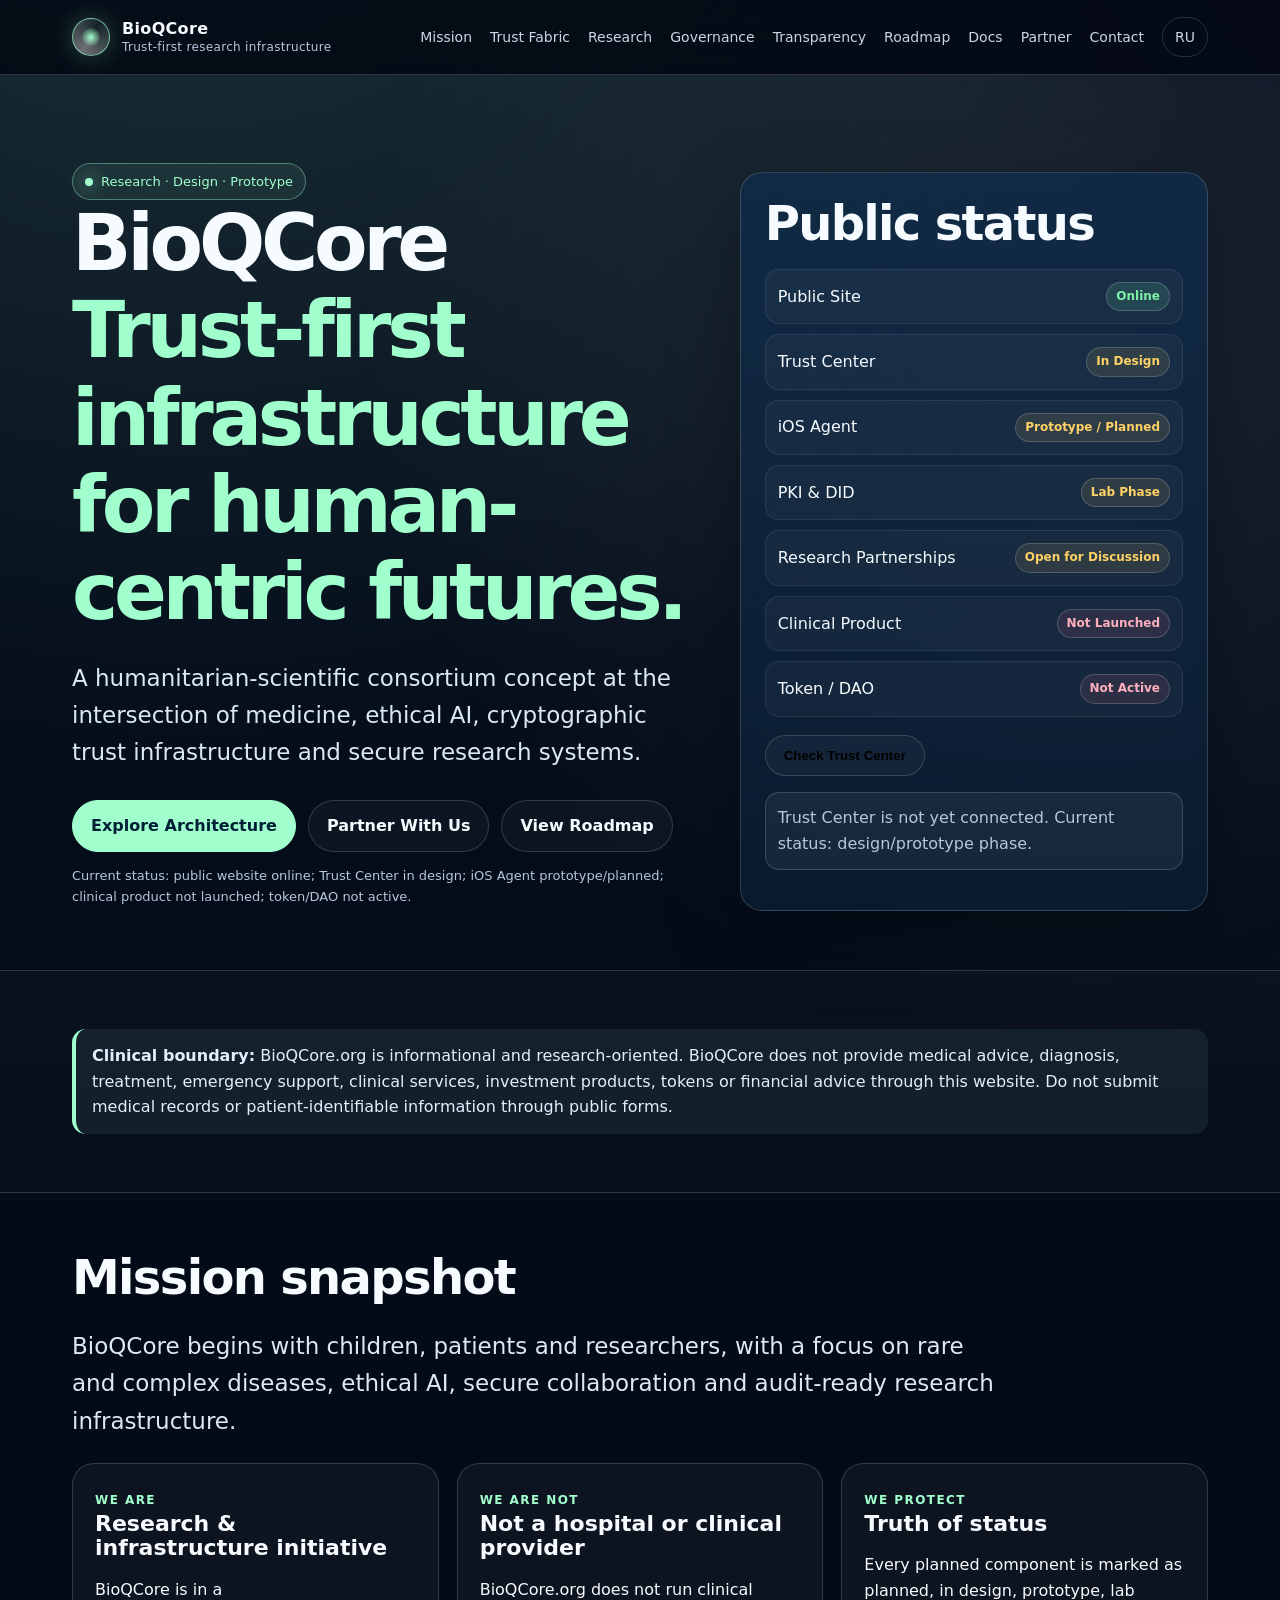
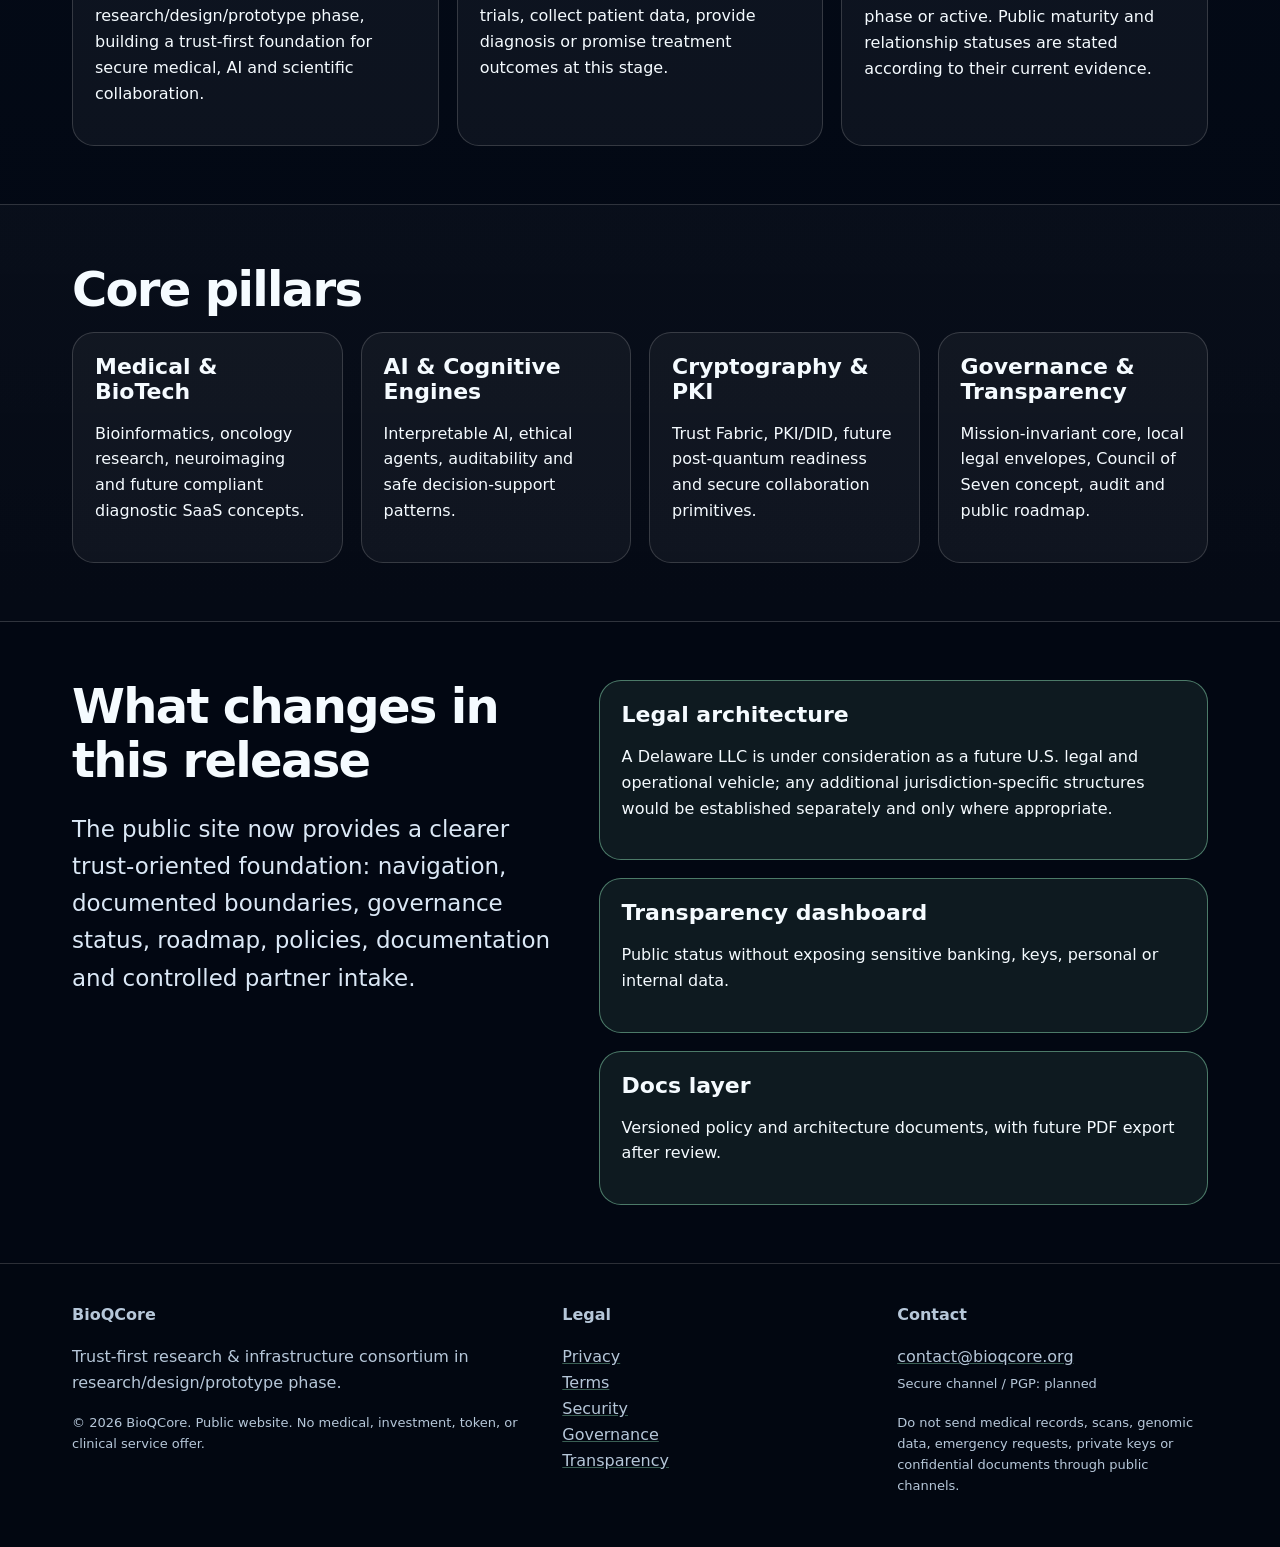
<file: index.html>
<!doctype html><html lang="en"><head><meta charset="utf-8"><meta name="viewport" content="width=device-width, initial-scale=1"><title>BioQCore — Trust-First Research &amp; Infrastructure Consortium</title><meta name="description" content="BioQCore is a trust-first humanitarian and scientific research infrastructure initiative for secure collaboration, accountable governance and human-centric innovation."><meta property="og:title" content="BioQCore — Trust-First Research &amp; Infrastructure Consortium"><meta property="og:description" content="BioQCore is a trust-first humanitarian and scientific research infrastructure initiative for secure collaboration, accountable governance and human-centric innovation."><meta property="og:type" content="website"><meta property="og:url" content="https://bioqcore.org/"><link rel="canonical" href="https://bioqcore.org/"><link rel="alternate" hreflang="en" href="https://bioqcore.org/"><link rel="alternate" hreflang="ru" href="https://bioqcore.org/index.ru.html"><link rel="alternate" hreflang="x-default" href="https://bioqcore.org/"><link rel="stylesheet" href="src/css/main.css"><link rel="icon" href="images/favicon.ico"></head><body><a class="skip" href="#main">Skip to content</a><div class="topbar"><div class="container header"><a class="brand" href="index.html" aria-label="BioQCore Home"><span class="brand-mark" aria-hidden="true"></span><span>BioQCore<small>Trust-first research infrastructure</small></span></a><nav class="nav" aria-label="Main navigation"><a href="mission.html" class="">Mission</a><a href="trust-fabric.html" class="">Trust Fabric</a><a href="research.html" class="">Research</a><a href="governance.html" class="">Governance</a><a href="transparency.html" class="">Transparency</a><a href="roadmap.html" class="">Roadmap</a><a href="docs.html" class="">Docs</a><a href="partner.html" class="">Partner</a><a href="contact.html" class="">Contact</a><a class="pill" href="index.ru.html">RU</a></nav></div></div><main id="main">
<section class="hero"><div class="container hero-grid"><div><span class="eyebrow"><span class="dot"></span>Research · Design · Prototype</span><h1>BioQCore<br><span class="accent">Trust-first infrastructure for human-centric futures.</span></h1><p class="lead">A humanitarian-scientific consortium concept at the intersection of medicine, ethical AI, cryptographic trust infrastructure and secure research systems.</p><div class="actions"><a class="btn primary" href="trust-fabric.html">Explore Architecture</a><a class="btn ghost" href="partner.html">Partner With Us</a><a class="btn ghost" href="roadmap.html">View Roadmap</a></div><p class="muted small">Current status: public website online; Trust Center in design; iOS Agent prototype/planned; clinical product not launched; token/DAO not active.</p></div><aside class="panel" aria-labelledby="status-title"><h2 id="status-title">Public status</h2><ul class="status-list"><li class="status-row" data-status-key="site"><span>Public Site</span><span class="badge active">Online</span></li><li class="status-row" data-status-key="trust_center"><span>Trust Center</span><span class="badge design">In Design</span></li><li class="status-row" data-status-key="ios_agent"><span>iOS Agent</span><span class="badge prototype">Prototype / Planned</span></li><li class="status-row" data-status-key="pki_did"><span>PKI &amp; DID</span><span class="badge lab">Lab Phase</span></li><li class="status-row" data-status-key="research_partnerships"><span>Research Partnerships</span><span class="badge design">Open for Discussion</span></li><li class="status-row" data-status-key="clinical_product"><span>Clinical Product</span><span class="badge not">Not Launched</span></li><li class="status-row" data-status-key="token_dao"><span>Token / DAO</span><span class="badge not">Not Active</span></li></ul><button id="check-trust-center" class="btn ghost" type="button">Check Trust Center</button><p id="trust-center-status" class="notice">Trust Center is not yet connected. Current status: design/prototype phase.</p></aside></div></section>
<section class="section alt"><div class="container"><div class="disclaimer"><strong>Clinical boundary:</strong> BioQCore.org is informational and research-oriented. BioQCore does not provide medical advice, diagnosis, treatment, emergency support, clinical services, investment products, tokens or financial advice through this website. Do not submit medical records or patient-identifiable information through public forms.</div></div></section>
<section class="section"><div class="container"><h2>Mission snapshot</h2><p class="lead">BioQCore begins with children, patients and researchers, with a focus on rare and complex diseases, ethical AI, secure collaboration and audit-ready research infrastructure.</p><div class="grid grid-3"><article class="card"><span class="kicker">We are</span><h3>Research &amp; infrastructure initiative</h3><p>BioQCore is in a research/design/prototype phase, building a trust-first foundation for secure medical, AI and scientific collaboration.</p></article><article class="card"><span class="kicker">We are not</span><h3>Not a hospital or clinical provider</h3><p>BioQCore.org does not run clinical trials, collect patient data, provide diagnosis or promise treatment outcomes at this stage.</p></article><article class="card"><span class="kicker">We protect</span><h3>Truth of status</h3><p>Every planned component is marked as planned, in design, prototype, lab phase or active. Public maturity and relationship statuses are stated according to their current evidence.</p></article></div></div></section>
<section class="section alt"><div class="container"><h2>Core pillars</h2><div class="grid grid-4"><div class="card"><h3>Medical &amp; BioTech</h3><p>Bioinformatics, oncology research, neuroimaging and future compliant diagnostic SaaS concepts.</p></div><div class="card"><h3>AI &amp; Cognitive Engines</h3><p>Interpretable AI, ethical agents, auditability and safe decision-support patterns.</p></div><div class="card"><h3>Cryptography &amp; PKI</h3><p>Trust Fabric, PKI/DID, future post-quantum readiness and secure collaboration primitives.</p></div><div class="card"><h3>Governance &amp; Transparency</h3><p>Mission-invariant core, local legal envelopes, Council of Seven concept, audit and public roadmap.</p></div></div></div></section>
<section class="section"><div class="container split"><div><h2>What changes in this release</h2><p class="lead">The public site now provides a clearer trust-oriented foundation: navigation, documented boundaries, governance status, roadmap, policies, documentation and controlled partner intake.</p></div><div class="grid"><a class="card green" href="governance.html"><h3>Legal architecture</h3><p>A Delaware LLC is under consideration as a future U.S. legal and operational vehicle; any additional jurisdiction-specific structures would be established separately and only where appropriate.</p></a><a class="card green" href="transparency.html"><h3>Transparency dashboard</h3><p>Public status without exposing sensitive banking, keys, personal or internal data.</p></a><a class="card green" href="docs.html"><h3>Docs layer</h3><p>Versioned policy and architecture documents, with future PDF export after review.</p></a></div></div></section>
</main><footer class="footer"><div class="container footer-grid"><div><strong>BioQCore</strong><p>Trust-first research &amp; infrastructure consortium in research/design/prototype phase.</p><p class="small">© <span id="year">2026</span> BioQCore. Public website. No medical, investment, token, or clinical service offer.</p></div><div><strong>Legal</strong><p><a href="privacy.html">Privacy</a><br><a href="terms.html">Terms</a><br><a href="security.html">Security</a><br><a href="governance.html">Governance</a><br><a href="transparency.html">Transparency</a></p></div><div><strong>Contact</strong><p><a href="mailto:contact@bioqcore.org">contact@bioqcore.org</a><br><span class="small">Secure channel / PGP: planned</span></p><p class="small">Do not send medical records, scans, genomic data, emergency requests, private keys or confidential documents through public channels.</p></div></div></footer><script src="src/js/site.js" defer></script></body></html>
</file>
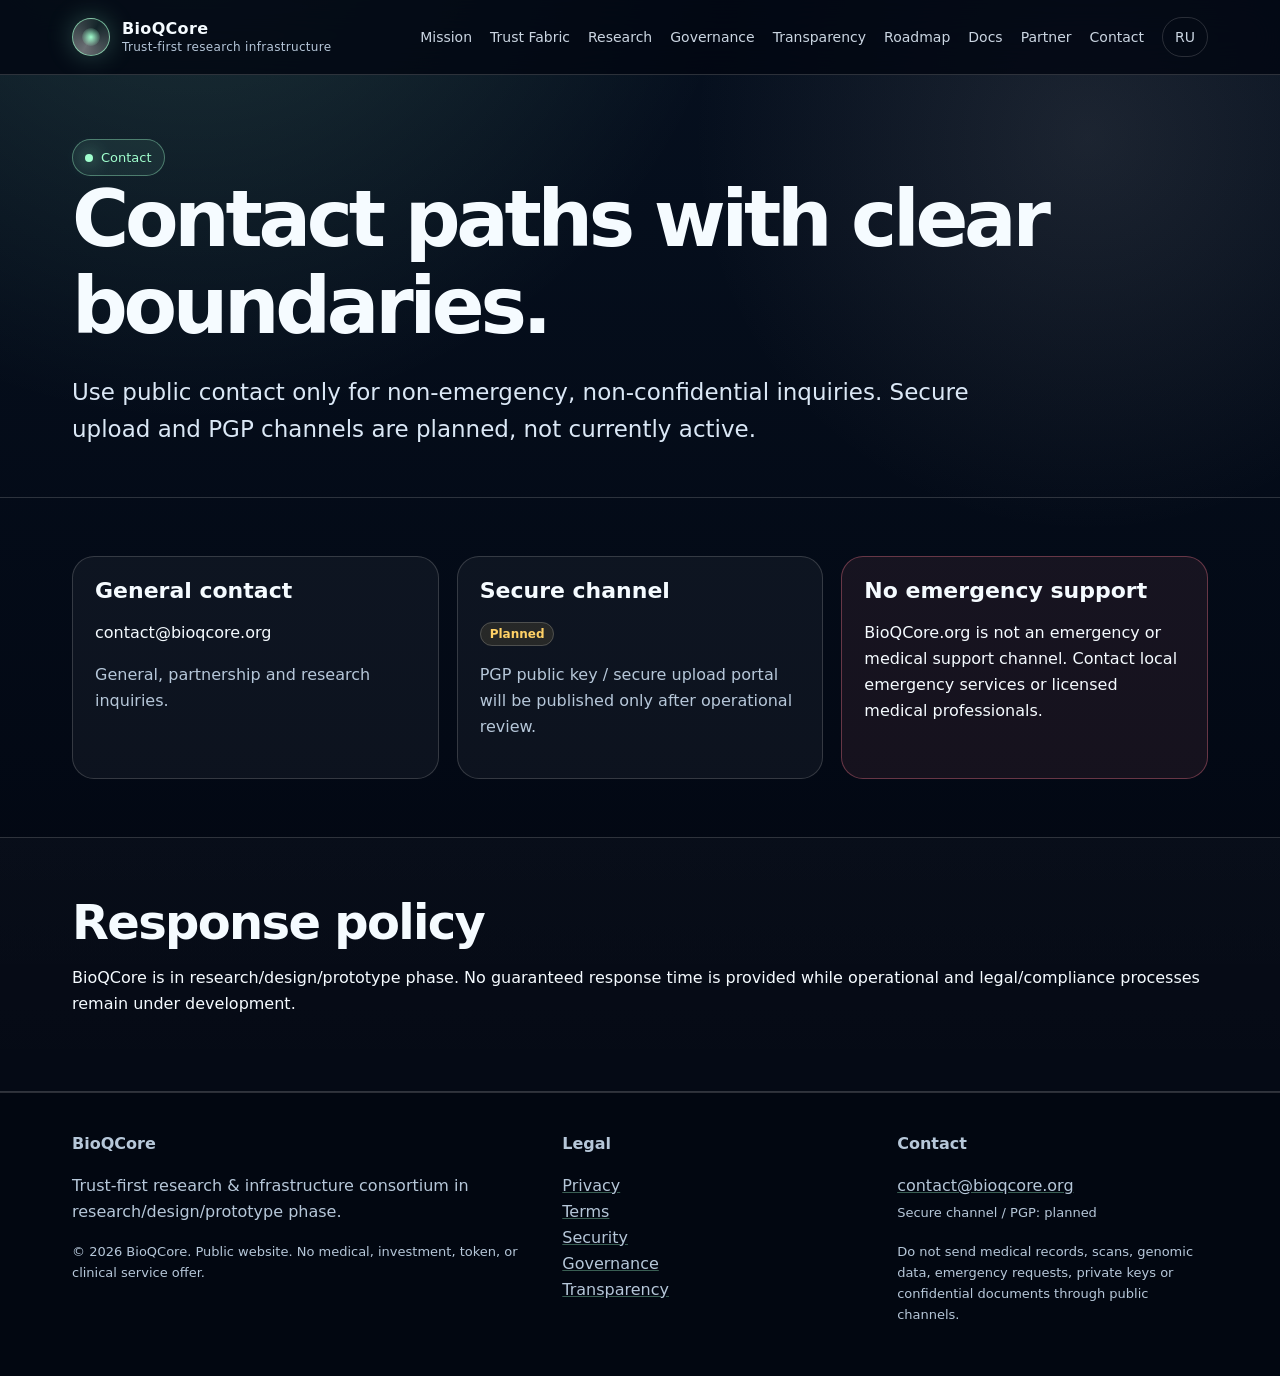
<file: contact.html>
<!doctype html><html lang="en"><head><meta charset="utf-8"><meta name="viewport" content="width=device-width, initial-scale=1"><title>Contact — BioQCore</title><meta name="description" content="Public BioQCore contact paths, communication boundaries and guidance for responsible inquiries."><meta property="og:title" content="Contact — BioQCore"><meta property="og:description" content="Public BioQCore contact paths, communication boundaries and guidance for responsible inquiries."><meta property="og:type" content="website"><meta property="og:url" content="https://bioqcore.org/contact.html"><link rel="canonical" href="https://bioqcore.org/contact.html"><link rel="stylesheet" href="src/css/main.css"><link rel="icon" href="images/favicon.ico"></head><body><a class="skip" href="#main">Skip to content</a><div class="topbar"><div class="container header"><a class="brand" href="index.html" aria-label="BioQCore Home"><span class="brand-mark" aria-hidden="true"></span><span>BioQCore<small>Trust-first research infrastructure</small></span></a><nav class="nav" aria-label="Main navigation"><a href="mission.html" class="">Mission</a><a href="trust-fabric.html" class="">Trust Fabric</a><a href="research.html" class="">Research</a><a href="governance.html" class="">Governance</a><a href="transparency.html" class="">Transparency</a><a href="roadmap.html" class="">Roadmap</a><a href="docs.html" class="">Docs</a><a href="partner.html" class="">Partner</a><a href="contact.html" class="active">Contact</a><a class="pill" href="index.ru.html">RU</a></nav></div></div><main id="main"><section class="page-title"><div class="container"><span class="eyebrow"><span class="dot"></span>Contact</span><h1>Contact paths with clear boundaries.</h1><p class="lead">Use public contact only for non-emergency, non-confidential inquiries. Secure upload and PGP channels are planned, not currently active.</p></div></section>
<section class="section"><div class="container grid grid-3"><div class="card"><h3>General contact</h3><p><a href="mailto:contact@bioqcore.org">contact@bioqcore.org</a></p><p class="muted">General, partnership and research inquiries.</p></div><div class="card"><h3>Secure channel</h3><p><span class="badge planned">Planned</span></p><p class="muted">PGP public key / secure upload portal will be published only after operational review.</p></div><div class="card danger"><h3>No emergency support</h3><p>BioQCore.org is not an emergency or medical support channel. Contact local emergency services or licensed medical professionals.</p></div></div></section>
<section class="section alt"><div class="container"><h2>Response policy</h2><p>BioQCore is in research/design/prototype phase. No guaranteed response time is provided while operational and legal/compliance processes remain under development.</p></div></section>
</main><footer class="footer"><div class="container footer-grid"><div><strong>BioQCore</strong><p>Trust-first research &amp; infrastructure consortium in research/design/prototype phase.</p><p class="small">© <span id="year">2026</span> BioQCore. Public website. No medical, investment, token, or clinical service offer.</p></div><div><strong>Legal</strong><p><a href="privacy.html">Privacy</a><br><a href="terms.html">Terms</a><br><a href="security.html">Security</a><br><a href="governance.html">Governance</a><br><a href="transparency.html">Transparency</a></p></div><div><strong>Contact</strong><p><a href="mailto:contact@bioqcore.org">contact@bioqcore.org</a><br><span class="small">Secure channel / PGP: planned</span></p><p class="small">Do not send medical records, scans, genomic data, emergency requests, private keys or confidential documents through public channels.</p></div></div></footer><script src="src/js/site.js" defer></script></body></html>
</file>
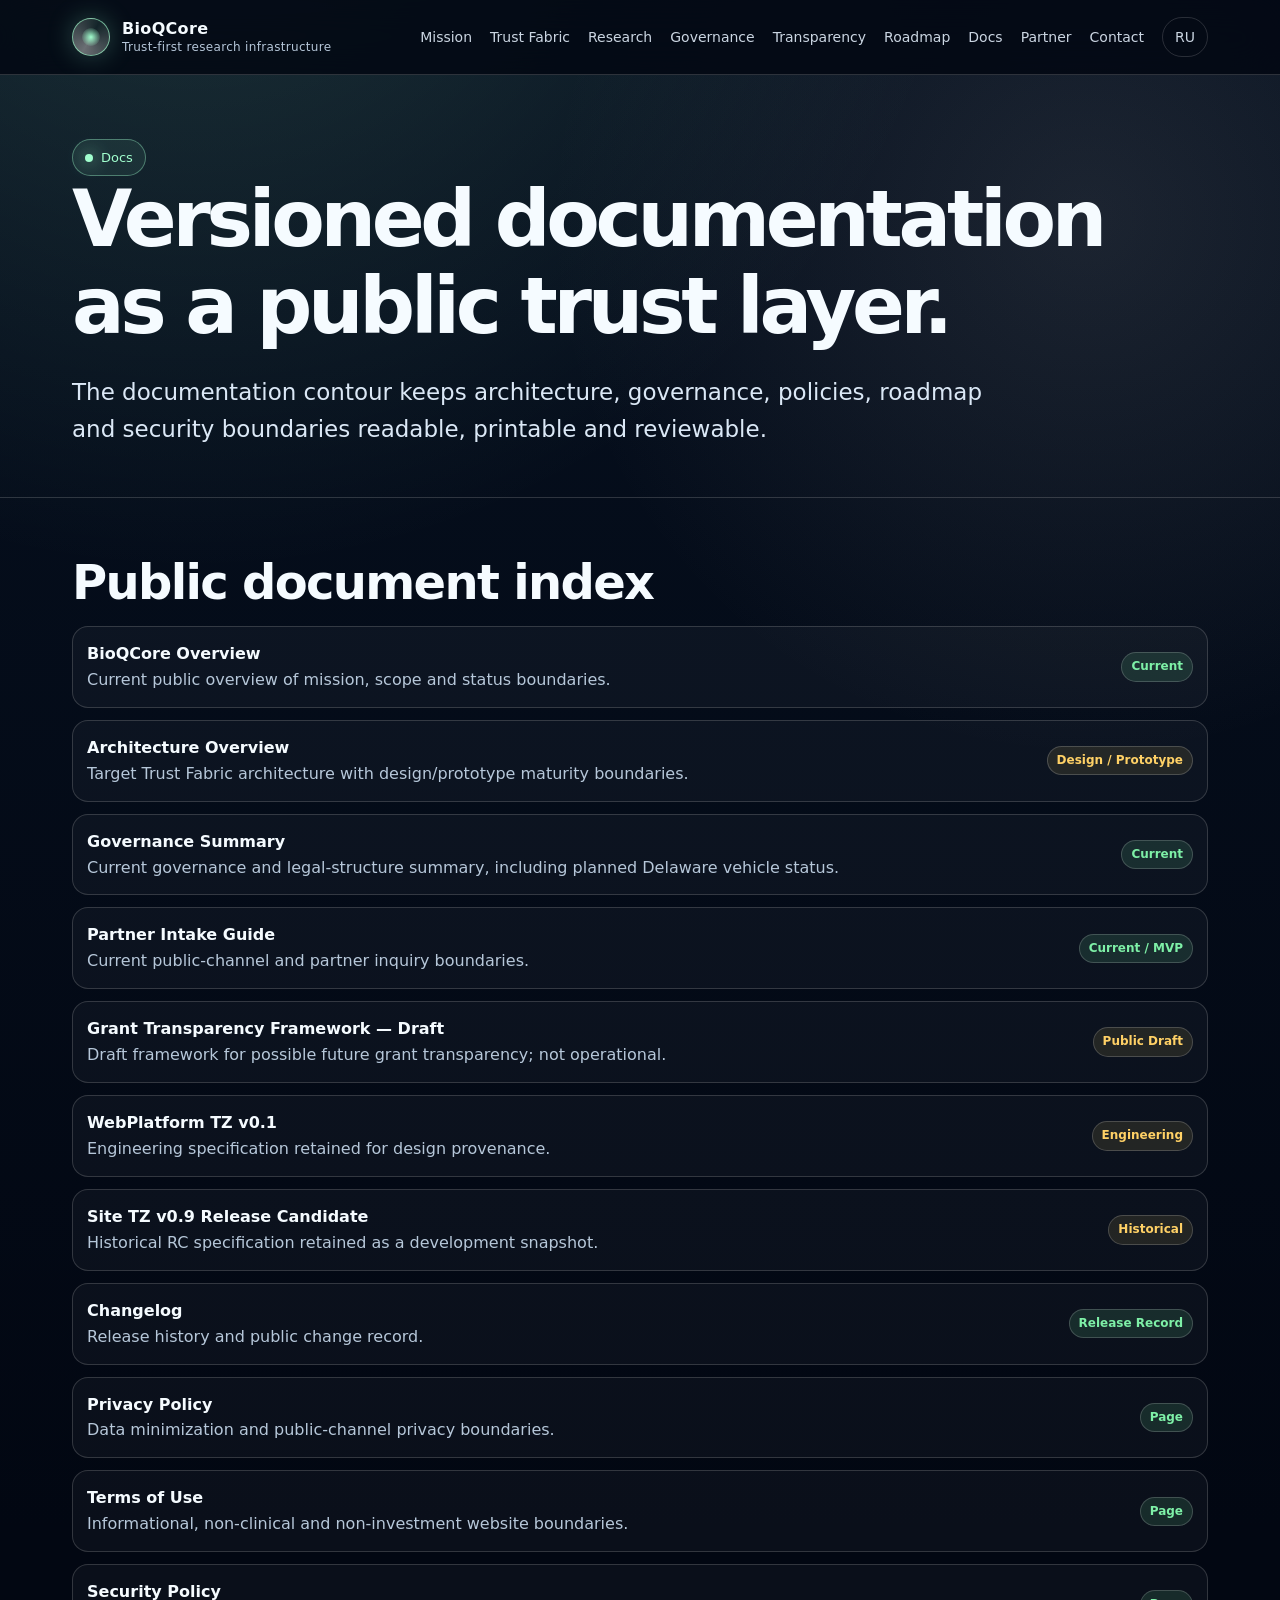
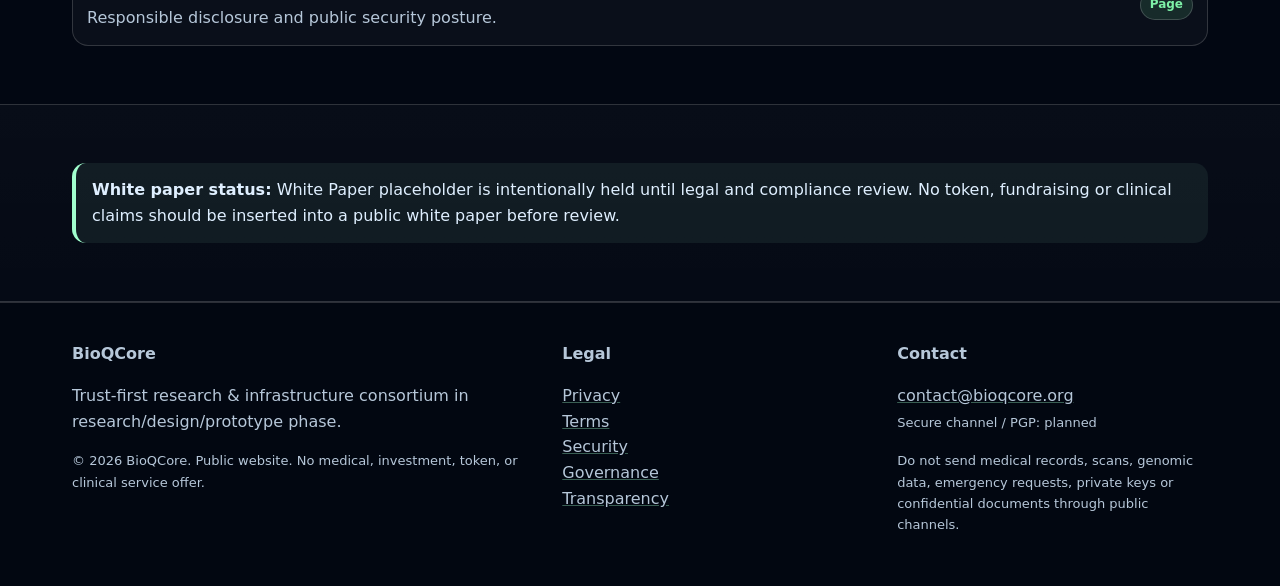
<file: docs.html>
<!doctype html>
<html lang="en">
<head>
  <meta charset="utf-8">
  <meta name="viewport" content="width=device-width, initial-scale=1">

  <title>Docs — BioQCore</title>
  <meta
    name="description"
    content="Versioned BioQCore documentation covering architecture, governance, trust infrastructure, policies and collaboration."
  >

  <meta property="og:title" content="Docs — BioQCore">
  <meta
    property="og:description"
    content="Versioned BioQCore documentation covering architecture, governance, trust infrastructure, policies and collaboration."
  >
  <meta property="og:type" content="website">
  <meta property="og:url" content="https://bioqcore.org/docs.html">

  <link rel="canonical" href="https://bioqcore.org/docs.html">
  <link rel="stylesheet" href="src/css/main.css">
  <link rel="icon" href="images/favicon.ico">
</head>

<body>
  <a class="skip" href="#main">Skip to content</a>

  <div class="topbar">
    <div class="container header">
      <a class="brand" href="index.html" aria-label="BioQCore Home">
        <span class="brand-mark" aria-hidden="true"></span>
        <span>
          BioQCore
          <small>Trust-first research infrastructure</small>
        </span>
      </a>

      <nav class="nav" aria-label="Main navigation">
        <a href="mission.html">Mission</a>
        <a href="trust-fabric.html">Trust Fabric</a>
        <a href="research.html">Research</a>
        <a href="governance.html">Governance</a>
        <a href="transparency.html">Transparency</a>
        <a href="roadmap.html">Roadmap</a>
        <a href="docs.html" class="active">Docs</a>
        <a href="partner.html">Partner</a>
        <a href="contact.html">Contact</a>
        <a class="pill" href="index.ru.html">RU</a>
      </nav>
    </div>
  </div>

  <main id="main">
    <section class="page-title">
      <div class="container">
        <span class="eyebrow">
          <span class="dot"></span>
          Docs
        </span>

        <h1>Versioned documentation as a public trust layer.</h1>

        <p class="lead">
          The documentation contour keeps architecture, governance, policies,
          roadmap and security boundaries readable, printable and reviewable.
        </p>
      </div>
    </section>

    <section class="section">
      <div class="container">
        <h2>Public document index</h2>

        <div class="doc-list">

          <a class="doc-item" href="docs/BioQCore_Overview.md">
            <span>
              <strong>BioQCore Overview</strong><br>
              <span class="muted">
                Current public overview of mission, scope and status boundaries.
              </span>
            </span>
            <span class="badge active">Current</span>
          </a>

          <a class="doc-item" href="docs/Architecture_Overview.md">
            <span>
              <strong>Architecture Overview</strong><br>
              <span class="muted">
                Target Trust Fabric architecture with design/prototype maturity boundaries.
              </span>
            </span>
            <span class="badge design">Design / Prototype</span>
          </a>

          <a class="doc-item" href="docs/Governance_Summary.md">
            <span>
              <strong>Governance Summary</strong><br>
              <span class="muted">
                Current governance and legal-structure summary, including planned Delaware vehicle status.
              </span>
            </span>
            <span class="badge active">Current</span>
          </a>

          <a class="doc-item" href="docs/Partner_Intake_Guide.md">
            <span>
              <strong>Partner Intake Guide</strong><br>
              <span class="muted">
                Current public-channel and partner inquiry boundaries.
              </span>
            </span>
            <span class="badge active">Current / MVP</span>
          </a>

          <a class="doc-item" href="docs/Grant_Transparency_Policy.md">
            <span>
              <strong>Grant Transparency Framework — Draft</strong><br>
              <span class="muted">
                Draft framework for possible future grant transparency; not operational.
              </span>
            </span>
            <span class="badge design">Public Draft</span>
          </a>

          <a class="doc-item" href="docs/BioQCore_WebPlatform_TZ_v0.1.md">
            <span>
              <strong>WebPlatform TZ v0.1</strong><br>
              <span class="muted">
                Engineering specification retained for design provenance.
              </span>
            </span>
            <span class="badge planned">Engineering</span>
          </a>

          <a class="doc-item" href="docs/site_tz_v0.9.md">
            <span>
              <strong>Site TZ v0.9 Release Candidate</strong><br>
              <span class="muted">
                Historical RC specification retained as a development snapshot.
              </span>
            </span>
            <span class="badge planned">Historical</span>
          </a>

          <a class="doc-item" href="docs/CHANGELOG.md">
            <span>
              <strong>Changelog</strong><br>
              <span class="muted">
                Release history and public change record.
              </span>
            </span>
            <span class="badge active">Release Record</span>
          </a>

          <a class="doc-item" href="privacy.html">
            <span>
              <strong>Privacy Policy</strong><br>
              <span class="muted">
                Data minimization and public-channel privacy boundaries.
              </span>
            </span>
            <span class="badge active">Page</span>
          </a>

          <a class="doc-item" href="terms.html">
            <span>
              <strong>Terms of Use</strong><br>
              <span class="muted">
                Informational, non-clinical and non-investment website boundaries.
              </span>
            </span>
            <span class="badge active">Page</span>
          </a>

          <a class="doc-item" href="security.html">
            <span>
              <strong>Security Policy</strong><br>
              <span class="muted">
                Responsible disclosure and public security posture.
              </span>
            </span>
            <span class="badge active">Page</span>
          </a>

        </div>
      </div>
    </section>

    <section class="section alt">
      <div class="container">
        <div class="disclaimer">
          <strong>White paper status:</strong>
          White Paper placeholder is intentionally held until legal and compliance review.
          No token, fundraising or clinical claims should be inserted into a public white
          paper before review.
        </div>
      </div>
    </section>
  </main>

  <footer class="footer">
    <div class="container footer-grid">
      <div>
        <strong>BioQCore</strong>
        <p>
          Trust-first research &amp; infrastructure consortium in
          research/design/prototype phase.
        </p>
        <p class="small">
          © <span id="year">2026</span> BioQCore. Public website.
          No medical, investment, token, or clinical service offer.
        </p>
      </div>

      <div>
        <strong>Legal</strong>
        <p>
          <a href="privacy.html">Privacy</a><br>
          <a href="terms.html">Terms</a><br>
          <a href="security.html">Security</a><br>
          <a href="governance.html">Governance</a><br>
          <a href="transparency.html">Transparency</a>
        </p>
      </div>

      <div>
        <strong>Contact</strong>
        <p>
          <a href="mailto:contact@bioqcore.org">contact@bioqcore.org</a><br>
          <span class="small">Secure channel / PGP: planned</span>
        </p>

        <p class="small">
          Do not send medical records, scans, genomic data, emergency requests,
          private keys or confidential documents through public channels.
        </p>
      </div>
    </div>
  </footer>

  <script src="src/js/site.js" defer></script>
</body>
</html>
</file>
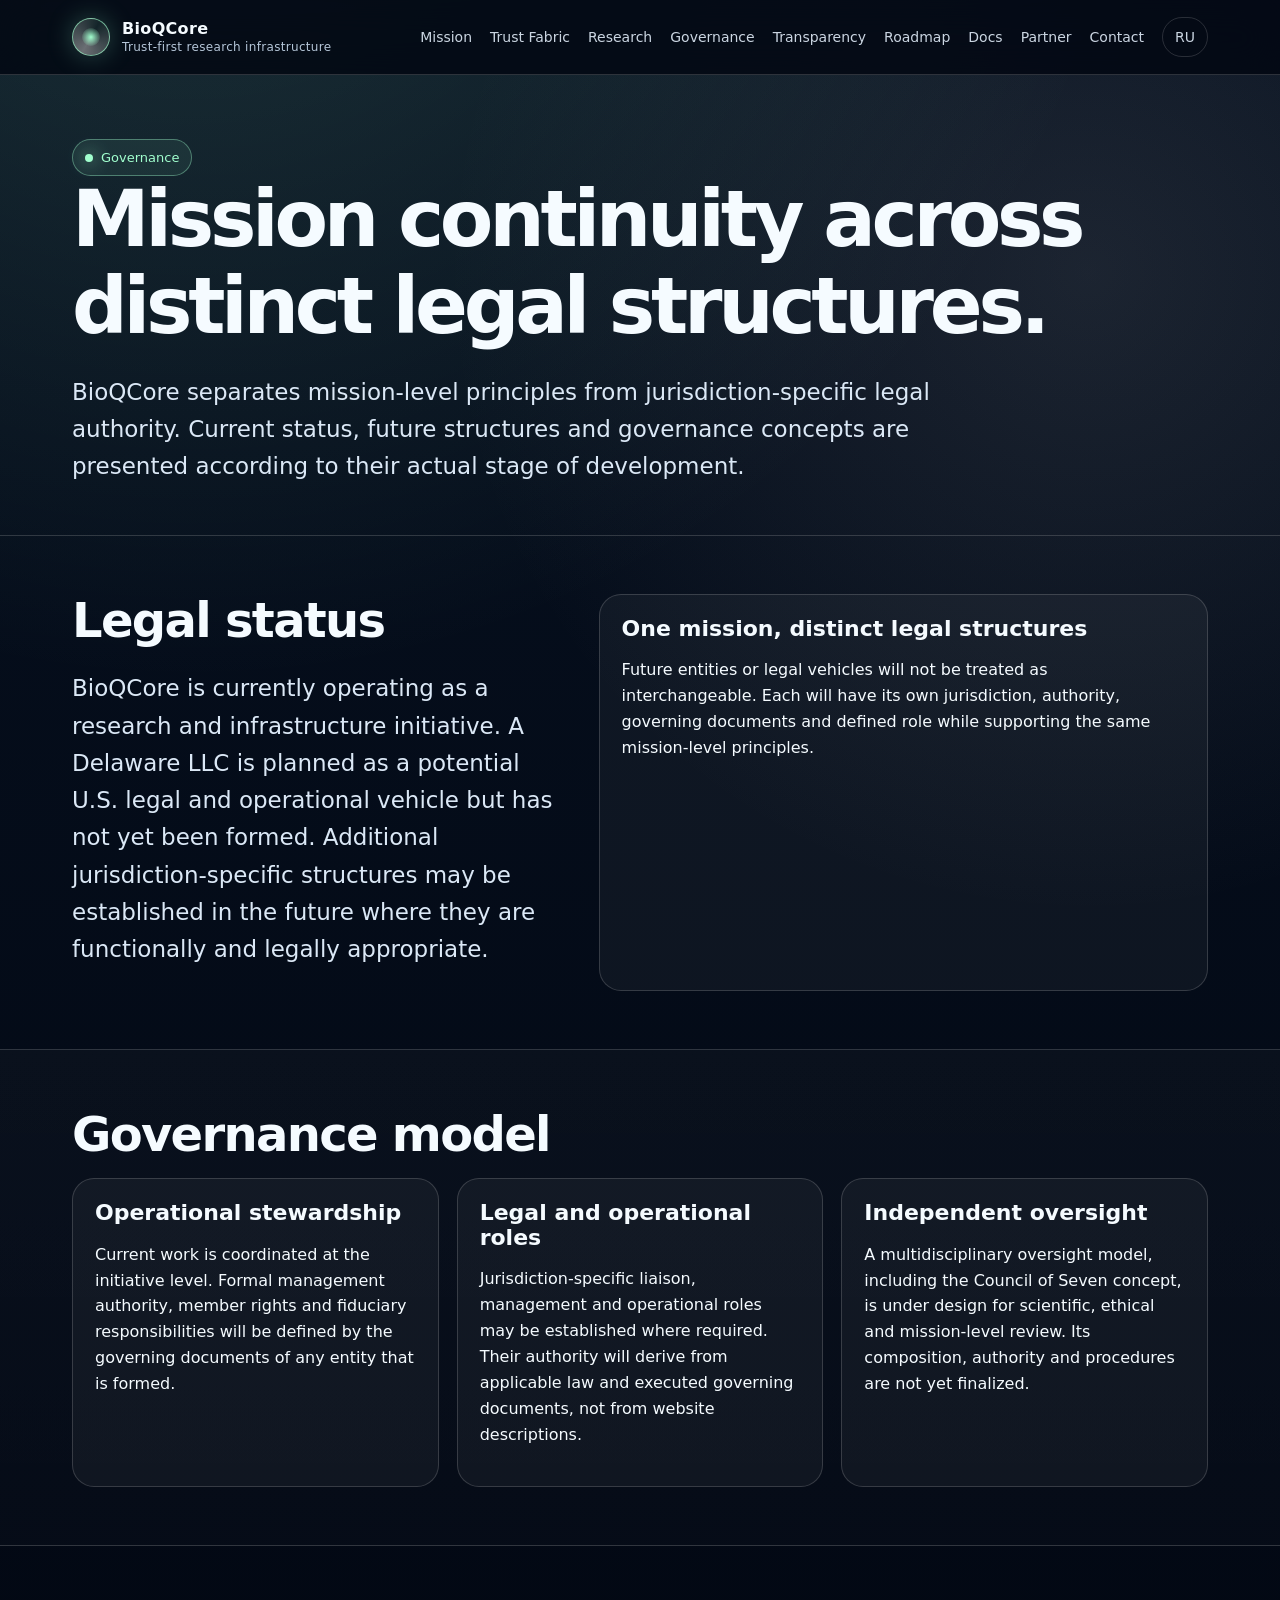
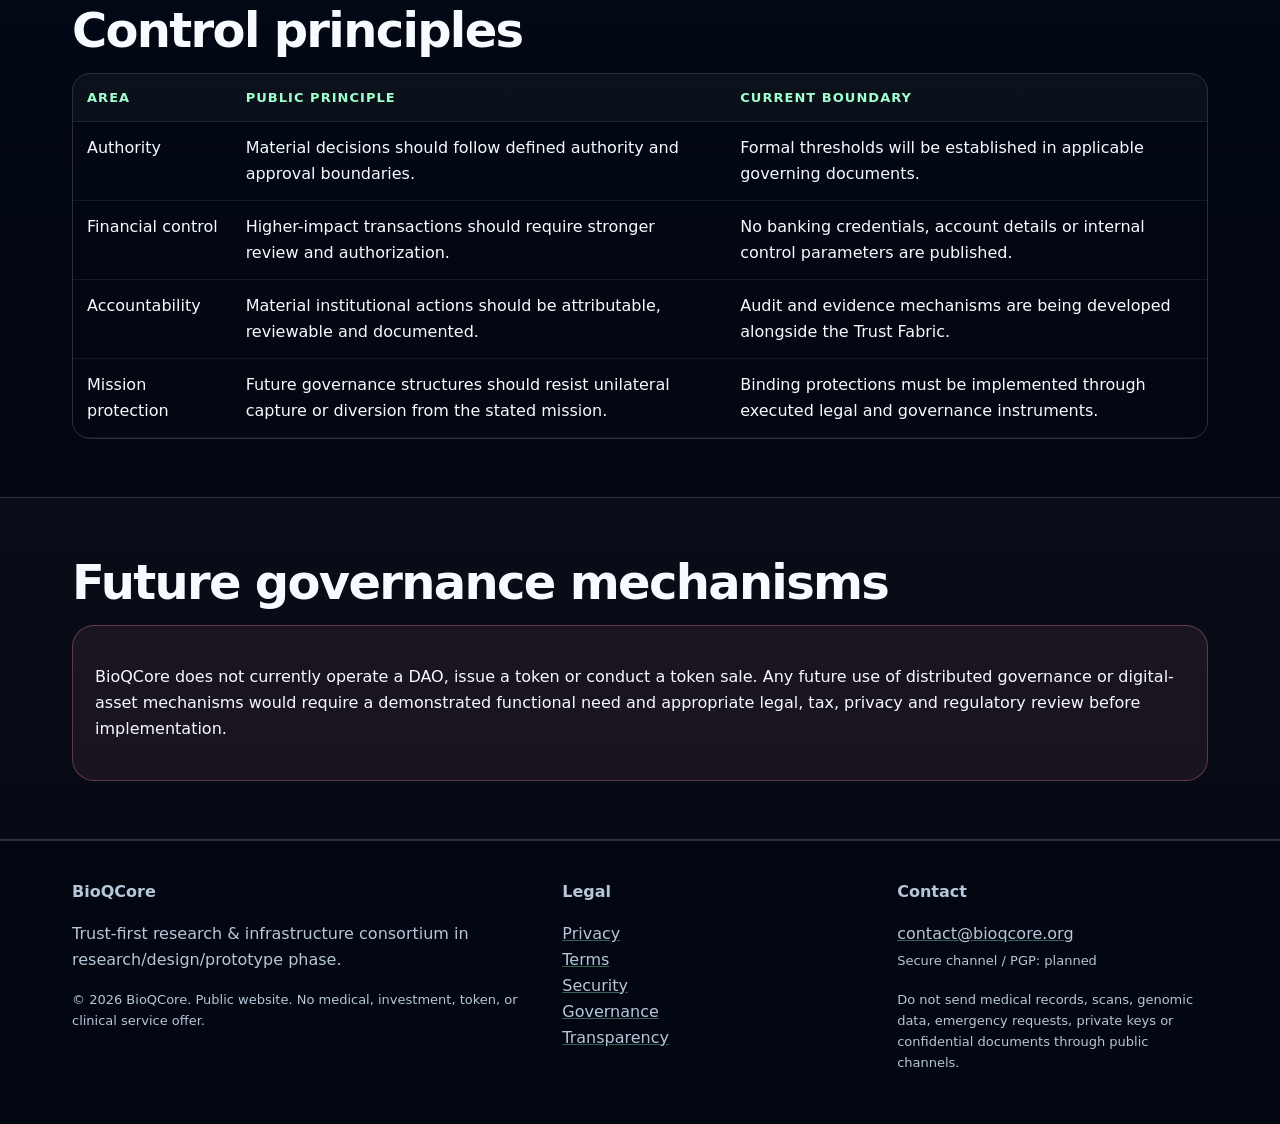
<file: governance.html>
<!doctype html><html lang="en"><head><meta charset="utf-8"><meta name="viewport" content="width=device-width, initial-scale=1"><title>Governance — BioQCore</title><meta name="description" content="BioQCore governance model: a mission-invariant core, local legal envelopes and accountable institutional boundaries."><meta property="og:title" content="Governance — BioQCore"><meta property="og:description" content="BioQCore governance model: a mission-invariant core, local legal envelopes and accountable institutional boundaries."><meta property="og:type" content="website"><meta property="og:url" content="https://bioqcore.org/governance.html"><link rel="canonical" href="https://bioqcore.org/governance.html"><link rel="stylesheet" href="src/css/main.css"><link rel="icon" href="images/favicon.ico"></head><body><a class="skip" href="#main">Skip to content</a><div class="topbar"><div class="container header"><a class="brand" href="index.html" aria-label="BioQCore Home"><span class="brand-mark" aria-hidden="true"></span><span>BioQCore<small>Trust-first research infrastructure</small></span></a><nav class="nav" aria-label="Main navigation"><a href="mission.html" class="">Mission</a><a href="trust-fabric.html" class="">Trust Fabric</a><a href="research.html" class="">Research</a><a href="governance.html" class="active">Governance</a><a href="transparency.html" class="">Transparency</a><a href="roadmap.html" class="">Roadmap</a><a href="docs.html" class="">Docs</a><a href="partner.html" class="">Partner</a><a href="contact.html" class="">Contact</a><a class="pill" href="index.ru.html">RU</a></nav></div></div><main id="main"><section class="page-title"><div class="container"><span class="eyebrow"><span class="dot"></span>Governance</span><h1>Mission continuity across distinct legal structures.</h1><p class="lead">BioQCore separates mission-level principles from jurisdiction-specific legal authority. Current status, future structures and governance concepts are presented according to their actual stage of development.</p></div></section>
<section class="section"><div class="container split"><div><h2>Legal status</h2><p class="lead">BioQCore is currently operating as a research and infrastructure initiative. A Delaware LLC is planned as a potential U.S. legal and operational vehicle but has not yet been formed. Additional jurisdiction-specific structures may be established in the future where they are functionally and legally appropriate.</p></div><div class="card"><h3>One mission, distinct legal structures</h3><p>Future entities or legal vehicles will not be treated as interchangeable. Each will have its own jurisdiction, authority, governing documents and defined role while supporting the same mission-level principles.</p></div></div></section>
<section class="section alt"><div class="container"><h2>Governance model</h2><div class="grid grid-3"><div class="card"><h3>Operational stewardship</h3><p>Current work is coordinated at the initiative level. Formal management authority, member rights and fiduciary responsibilities will be defined by the governing documents of any entity that is formed.</p></div><div class="card"><h3>Legal and operational roles</h3><p>Jurisdiction-specific liaison, management and operational roles may be established where required. Their authority will derive from applicable law and executed governing documents, not from website descriptions.</p></div><div class="card"><h3>Independent oversight</h3><p>A multidisciplinary oversight model, including the Council of Seven concept, is under design for scientific, ethical and mission-level review. Its composition, authority and procedures are not yet finalized.</p></div></div></div></section>
<section class="section"><div class="container"><h2>Control principles</h2><div class="table-wrap"><table><thead><tr><th>Area</th><th>Public principle</th><th>Current boundary</th></tr></thead><tbody><tr><td>Authority</td><td>Material decisions should follow defined authority and approval boundaries.</td><td>Formal thresholds will be established in applicable governing documents.</td></tr><tr><td>Financial control</td><td>Higher-impact transactions should require stronger review and authorization.</td><td>No banking credentials, account details or internal control parameters are published.</td></tr><tr><td>Accountability</td><td>Material institutional actions should be attributable, reviewable and documented.</td><td>Audit and evidence mechanisms are being developed alongside the Trust Fabric.</td></tr><tr><td>Mission protection</td><td>Future governance structures should resist unilateral capture or diversion from the stated mission.</td><td>Binding protections must be implemented through executed legal and governance instruments.</td></tr></tbody></table></div></div></section>
<section class="section alt"><div class="container"><h2>Future governance mechanisms</h2><div class="card danger"><p>BioQCore does not currently operate a DAO, issue a token or conduct a token sale. Any future use of distributed governance or digital-asset mechanisms would require a demonstrated functional need and appropriate legal, tax, privacy and regulatory review before implementation.</p></div></div></section>
</main><footer class="footer"><div class="container footer-grid"><div><strong>BioQCore</strong><p>Trust-first research &amp; infrastructure consortium in research/design/prototype phase.</p><p class="small">© <span id="year">2026</span> BioQCore. Public website. No medical, investment, token, or clinical service offer.</p></div><div><strong>Legal</strong><p><a href="privacy.html">Privacy</a><br><a href="terms.html">Terms</a><br><a href="security.html">Security</a><br><a href="governance.html">Governance</a><br><a href="transparency.html">Transparency</a></p></div><div><strong>Contact</strong><p><a href="mailto:contact@bioqcore.org">contact@bioqcore.org</a><br><span class="small">Secure channel / PGP: planned</span></p><p class="small">Do not send medical records, scans, genomic data, emergency requests, private keys or confidential documents through public channels.</p></div></div></footer><script src="src/js/site.js" defer></script></body></html>
</file>
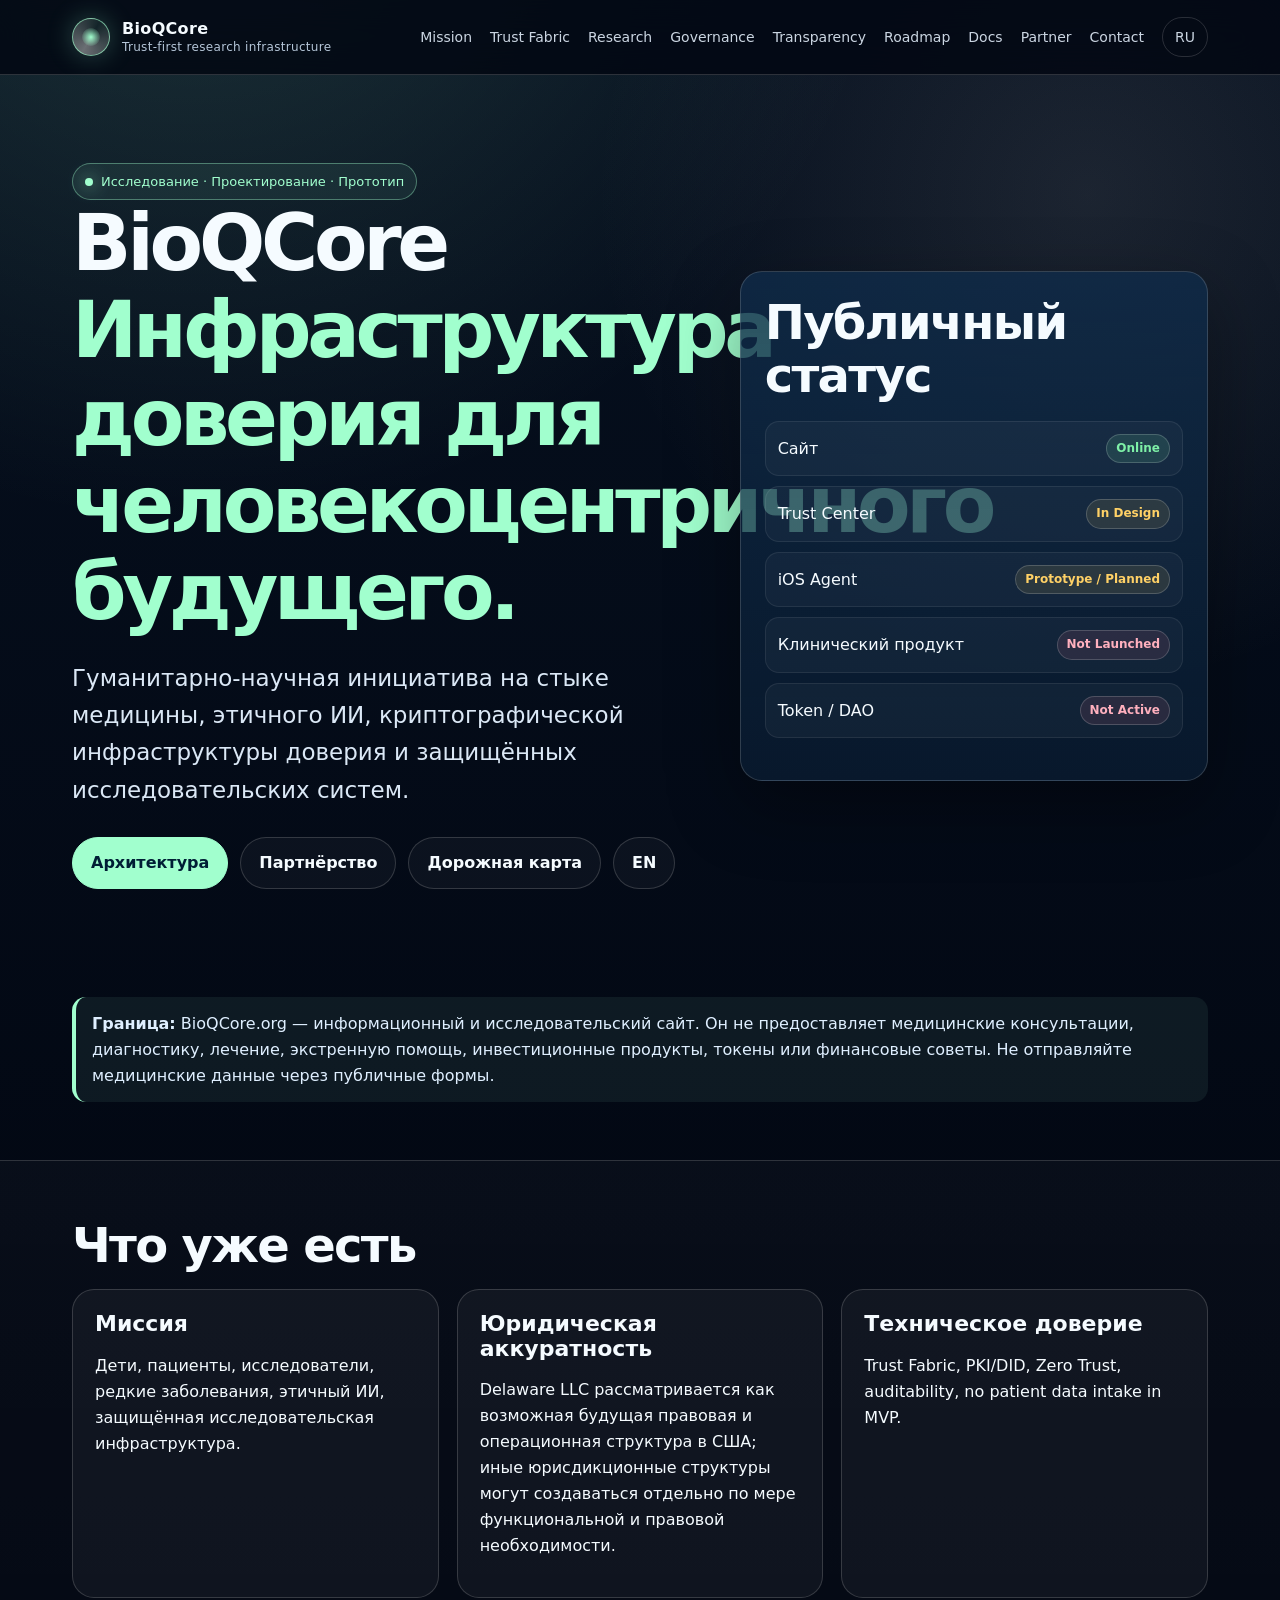
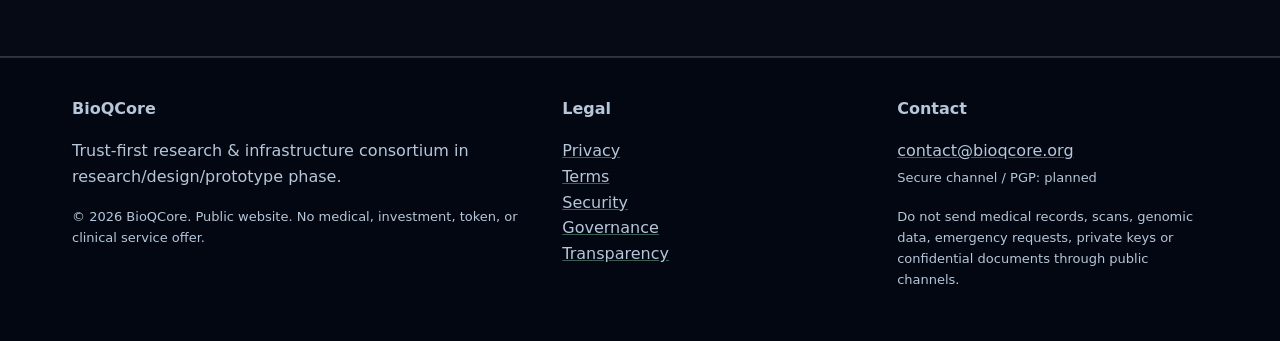
<file: index.ru.html>
<!doctype html><html lang="ru"><head><meta charset="utf-8"><meta name="viewport" content="width=device-width, initial-scale=1"><title>BioQCore — Инфраструктура доверия</title><meta name="description" content="Русская краткая версия BioQCore.org."><meta property="og:title" content="BioQCore — Инфраструктура доверия"><meta property="og:description" content="Русская краткая версия BioQCore.org."><meta property="og:type" content="website"><meta property="og:url" content="https://bioqcore.org/index.ru.html"><link rel="canonical" href="https://bioqcore.org/index.ru.html"><link rel="alternate" hreflang="en" href="https://bioqcore.org/"><link rel="alternate" hreflang="ru" href="https://bioqcore.org/index.ru.html"><link rel="alternate" hreflang="x-default" href="https://bioqcore.org/"><link rel="stylesheet" href="src/css/main.css"><link rel="icon" href="images/favicon.ico"></head><body><a class="skip" href="#main">Перейти к содержанию</a><div class="topbar"><div class="container header"><a class="brand" href="index.html" aria-label="Главная BioQCore"><span class="brand-mark" aria-hidden="true"></span><span>BioQCore<small>Trust-first research infrastructure</small></span></a><nav class="nav" aria-label="Основная навигация"><a href="mission.html" class="">Mission</a><a href="trust-fabric.html" class="">Trust Fabric</a><a href="research.html" class="">Research</a><a href="governance.html" class="">Governance</a><a href="transparency.html" class="">Transparency</a><a href="roadmap.html" class="">Roadmap</a><a href="docs.html" class="">Docs</a><a href="partner.html" class="">Partner</a><a href="contact.html" class="">Contact</a><a class="pill" href="index.ru.html">RU</a></nav></div></div><main id="main"><section class="hero"><div class="container hero-grid"><div><span class="eyebrow"><span class="dot"></span>Исследование · Проектирование · Прототип</span><h1>BioQCore<br><span class="accent">Инфраструктура доверия для человекоцентричного будущего.</span></h1><p class="lead">Гуманитарно-научная инициатива на стыке медицины, этичного ИИ, криптографической инфраструктуры доверия и защищённых исследовательских систем.</p><div class="actions"><a class="btn primary" href="trust-fabric.html">Архитектура</a><a class="btn ghost" href="partner.html">Партнёрство</a><a class="btn ghost" href="roadmap.html">Дорожная карта</a><a class="btn ghost" href="index.html">EN</a></div></div><aside class="panel"><h2>Публичный статус</h2><ul class="status-list"><li class="status-row"><span>Сайт</span><span class="badge active">Online</span></li><li class="status-row"><span>Trust Center</span><span class="badge design">In Design</span></li><li class="status-row"><span>iOS Agent</span><span class="badge prototype">Prototype / Planned</span></li><li class="status-row"><span>Клинический продукт</span><span class="badge not">Not Launched</span></li><li class="status-row"><span>Token / DAO</span><span class="badge not">Not Active</span></li></ul></aside></div></section><section class="section"><div class="container"><div class="disclaimer"><strong>Граница:</strong> BioQCore.org — информационный и исследовательский сайт. Он не предоставляет медицинские консультации, диагностику, лечение, экстренную помощь, инвестиционные продукты, токены или финансовые советы. Не отправляйте медицинские данные через публичные формы.</div></div></section><section class="section alt"><div class="container"><h2>Что уже есть</h2><div class="grid grid-3"><div class="card"><h3>Миссия</h3><p>Дети, пациенты, исследователи, редкие заболевания, этичный ИИ, защищённая исследовательская инфраструктура.</p></div><div class="card"><h3>Юридическая аккуратность</h3><p>Delaware LLC рассматривается как возможная будущая правовая и операционная структура в США; иные юрисдикционные структуры могут создаваться отдельно по мере функциональной и правовой необходимости.</p></div><div class="card"><h3>Техническое доверие</h3><p>Trust Fabric, PKI/DID, Zero Trust, auditability, no patient data intake in MVP.</p></div></div></div></section></main><footer class="footer"><div class="container footer-grid"><div><strong>BioQCore</strong><p>Trust-first research &amp; infrastructure consortium in research/design/prototype phase.</p><p class="small">© <span id="year">2026</span> BioQCore. Public website. No medical, investment, token, or clinical service offer.</p></div><div><strong>Legal</strong><p><a href="privacy.html">Privacy</a><br><a href="terms.html">Terms</a><br><a href="security.html">Security</a><br><a href="governance.html">Governance</a><br><a href="transparency.html">Transparency</a></p></div><div><strong>Contact</strong><p><a href="mailto:contact@bioqcore.org">contact@bioqcore.org</a><br><span class="small">Secure channel / PGP: planned</span></p><p class="small">Do not send medical records, scans, genomic data, emergency requests, private keys or confidential documents through public channels.</p></div></div></footer><script src="src/js/site.js" defer></script></body></html>
</file>
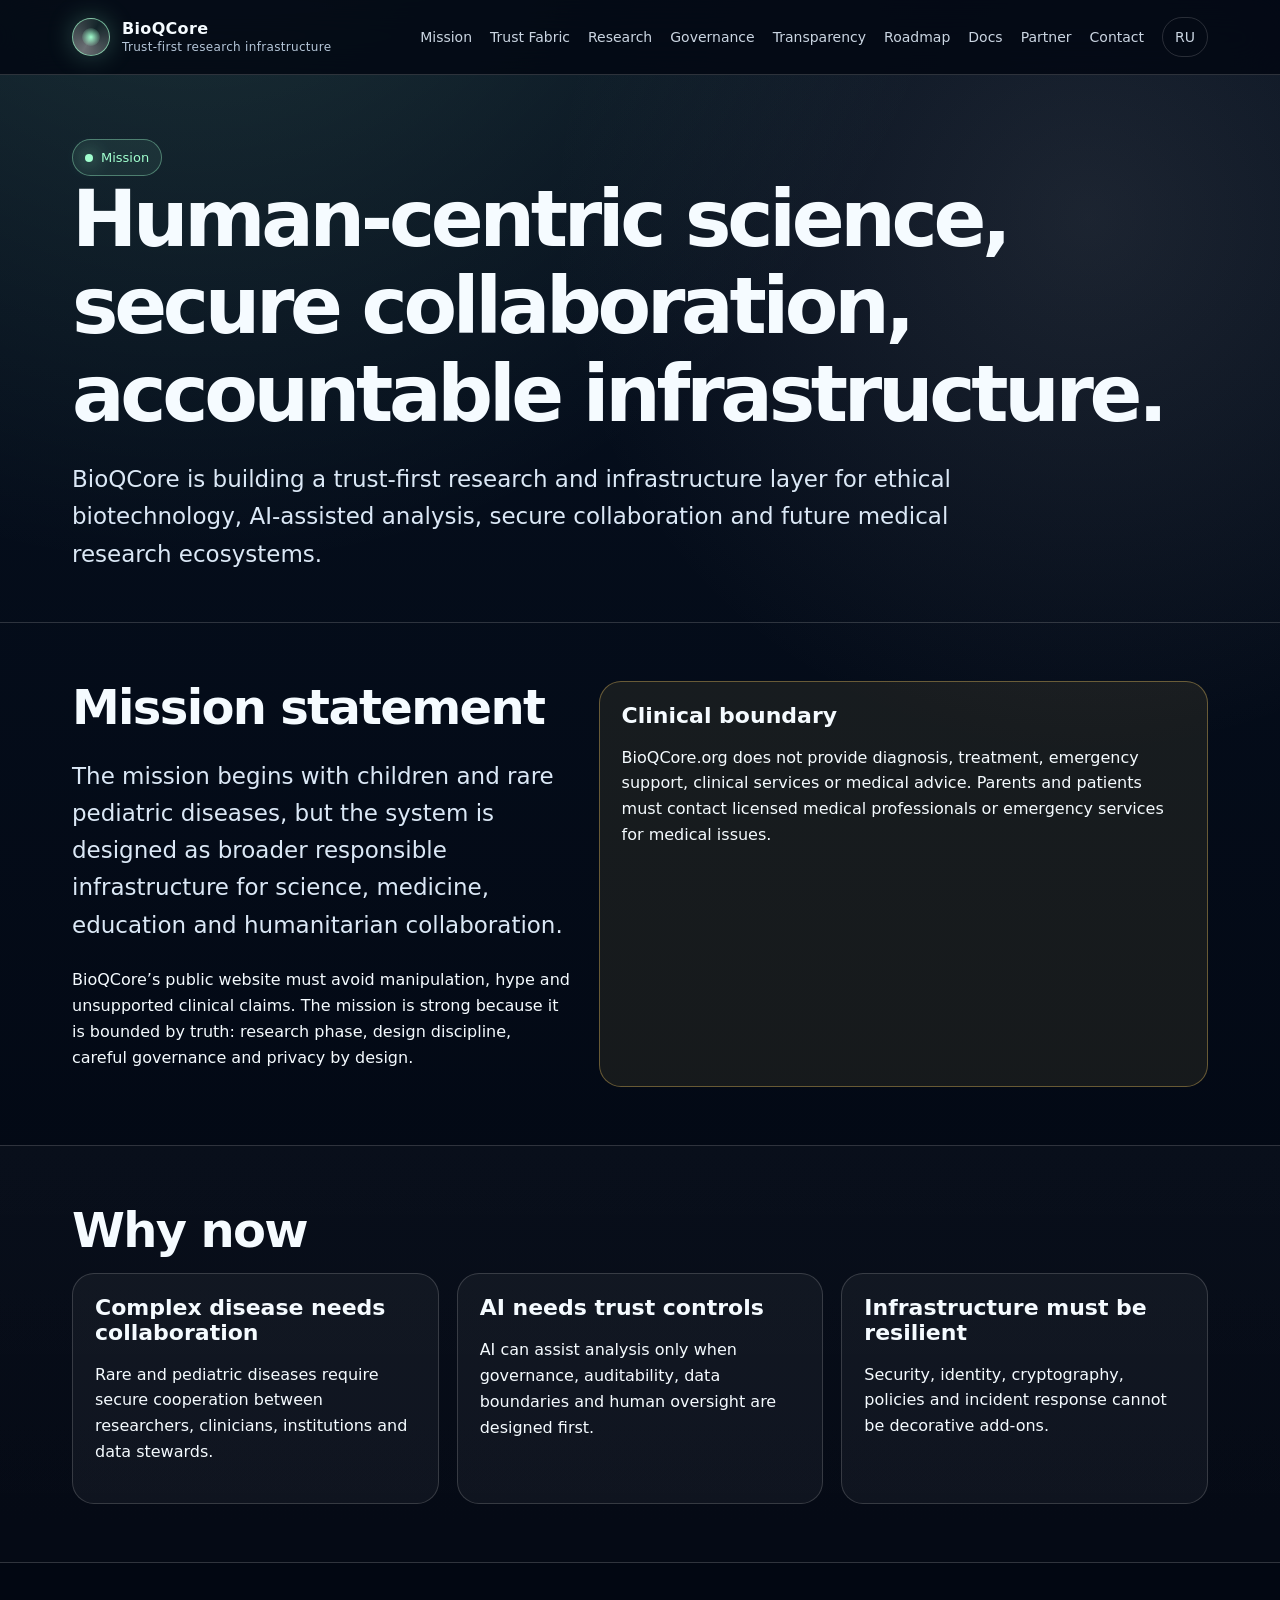
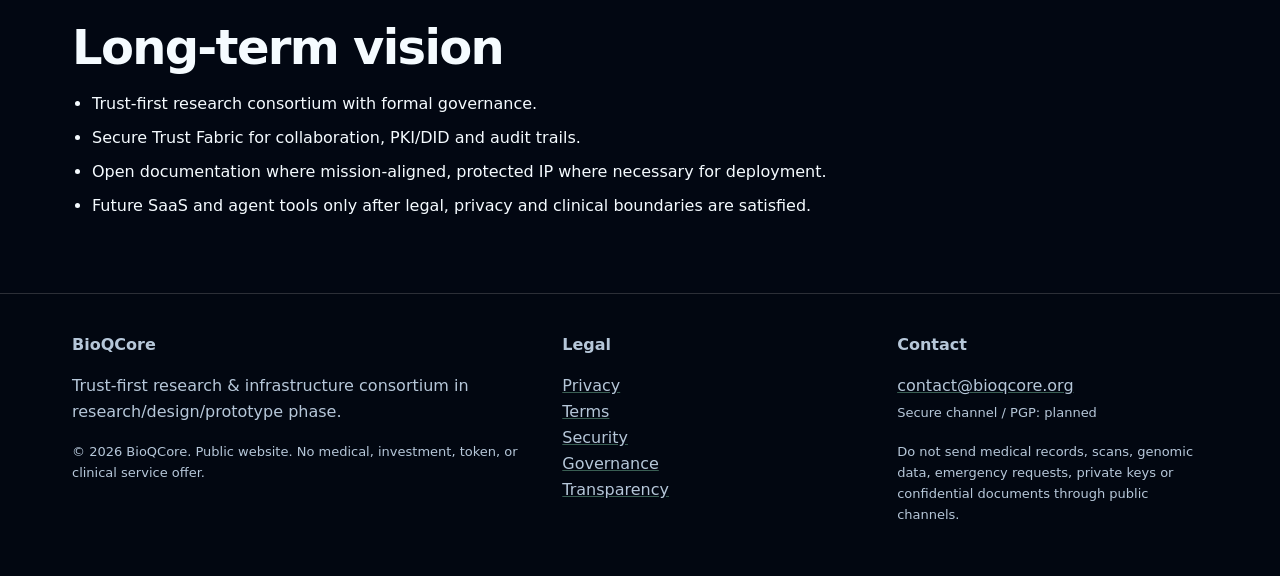
<file: mission.html>
<!doctype html><html lang="en"><head><meta charset="utf-8"><meta name="viewport" content="width=device-width, initial-scale=1"><title>Mission — BioQCore</title><meta name="description" content="BioQCore’s mission connects human-centric science, secure collaboration and accountable infrastructure without false clinical or operational claims."><meta property="og:title" content="Mission — BioQCore"><meta property="og:description" content="BioQCore’s mission connects human-centric science, secure collaboration and accountable infrastructure without false clinical or operational claims."><meta property="og:type" content="website"><meta property="og:url" content="https://bioqcore.org/mission.html"><link rel="canonical" href="https://bioqcore.org/mission.html"><link rel="stylesheet" href="src/css/main.css"><link rel="icon" href="images/favicon.ico"></head><body><a class="skip" href="#main">Skip to content</a><div class="topbar"><div class="container header"><a class="brand" href="index.html" aria-label="BioQCore Home"><span class="brand-mark" aria-hidden="true"></span><span>BioQCore<small>Trust-first research infrastructure</small></span></a><nav class="nav" aria-label="Main navigation"><a href="mission.html" class="active">Mission</a><a href="trust-fabric.html" class="">Trust Fabric</a><a href="research.html" class="">Research</a><a href="governance.html" class="">Governance</a><a href="transparency.html" class="">Transparency</a><a href="roadmap.html" class="">Roadmap</a><a href="docs.html" class="">Docs</a><a href="partner.html" class="">Partner</a><a href="contact.html" class="">Contact</a><a class="pill" href="index.ru.html">RU</a></nav></div></div><main id="main"><section class="page-title"><div class="container"><span class="eyebrow"><span class="dot"></span>Mission</span><h1>Human-centric science, secure collaboration, accountable infrastructure.</h1><p class="lead">BioQCore is building a trust-first research and infrastructure layer for ethical biotechnology, AI-assisted analysis, secure collaboration and future medical research ecosystems.</p></div></section>
<section class="section"><div class="container split"><div><h2>Mission statement</h2><p class="lead">The mission begins with children and rare pediatric diseases, but the system is designed as broader responsible infrastructure for science, medicine, education and humanitarian collaboration.</p><p>BioQCore’s public website must avoid manipulation, hype and unsupported clinical claims. The mission is strong because it is bounded by truth: research phase, design discipline, careful governance and privacy by design.</p></div><div class="card warning"><h3>Clinical boundary</h3><p>BioQCore.org does not provide diagnosis, treatment, emergency support, clinical services or medical advice. Parents and patients must contact licensed medical professionals or emergency services for medical issues.</p></div></div></section>
<section class="section alt"><div class="container"><h2>Why now</h2><div class="grid grid-3"><div class="card"><h3>Complex disease needs collaboration</h3><p>Rare and pediatric diseases require secure cooperation between researchers, clinicians, institutions and data stewards.</p></div><div class="card"><h3>AI needs trust controls</h3><p>AI can assist analysis only when governance, auditability, data boundaries and human oversight are designed first.</p></div><div class="card"><h3>Infrastructure must be resilient</h3><p>Security, identity, cryptography, policies and incident response cannot be decorative add-ons.</p></div></div></div></section>
<section class="section"><div class="container"><h2>Long-term vision</h2><ul class="list"><li>Trust-first research consortium with formal governance.</li><li>Secure Trust Fabric for collaboration, PKI/DID and audit trails.</li><li>Open documentation where mission-aligned, protected IP where necessary for deployment.</li><li>Future SaaS and agent tools only after legal, privacy and clinical boundaries are satisfied.</li></ul></div></section>
</main><footer class="footer"><div class="container footer-grid"><div><strong>BioQCore</strong><p>Trust-first research &amp; infrastructure consortium in research/design/prototype phase.</p><p class="small">© <span id="year">2026</span> BioQCore. Public website. No medical, investment, token, or clinical service offer.</p></div><div><strong>Legal</strong><p><a href="privacy.html">Privacy</a><br><a href="terms.html">Terms</a><br><a href="security.html">Security</a><br><a href="governance.html">Governance</a><br><a href="transparency.html">Transparency</a></p></div><div><strong>Contact</strong><p><a href="mailto:contact@bioqcore.org">contact@bioqcore.org</a><br><span class="small">Secure channel / PGP: planned</span></p><p class="small">Do not send medical records, scans, genomic data, emergency requests, private keys or confidential documents through public channels.</p></div></div></footer><script src="src/js/site.js" defer></script></body></html>
</file>
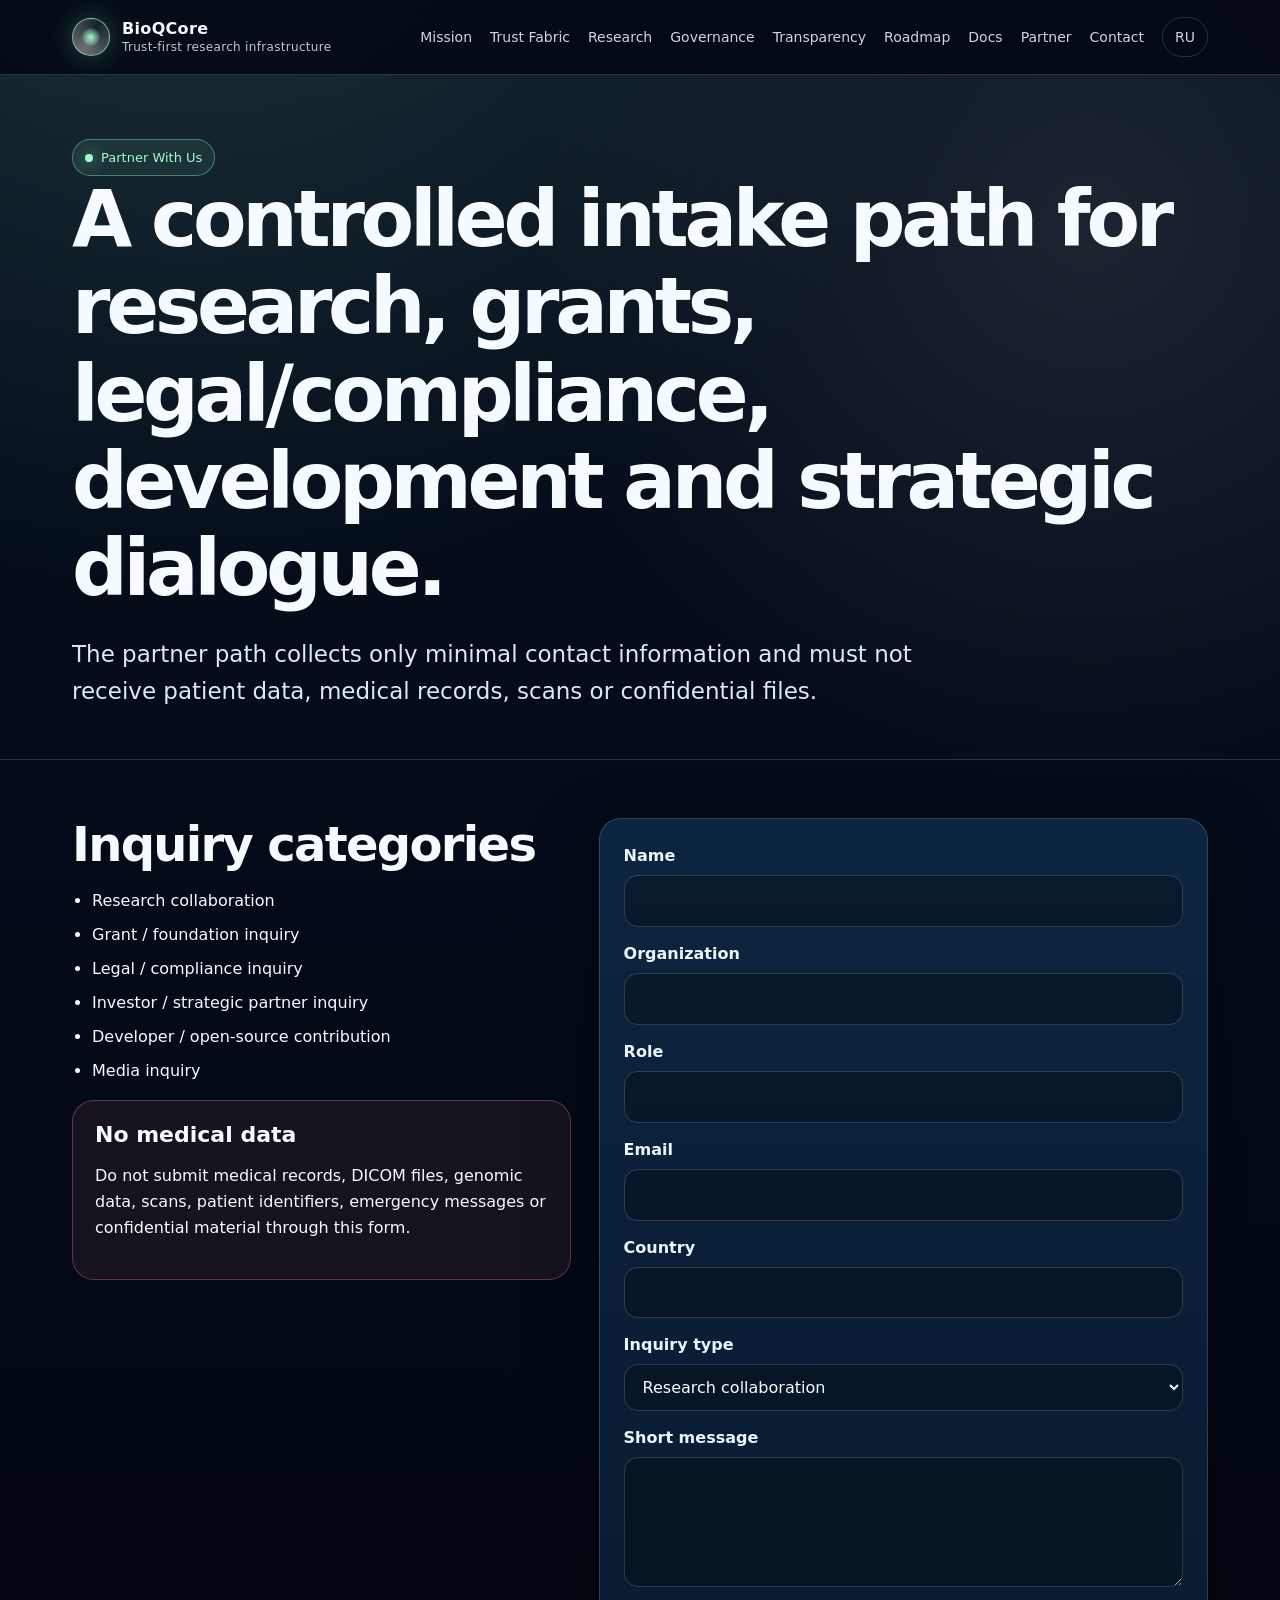
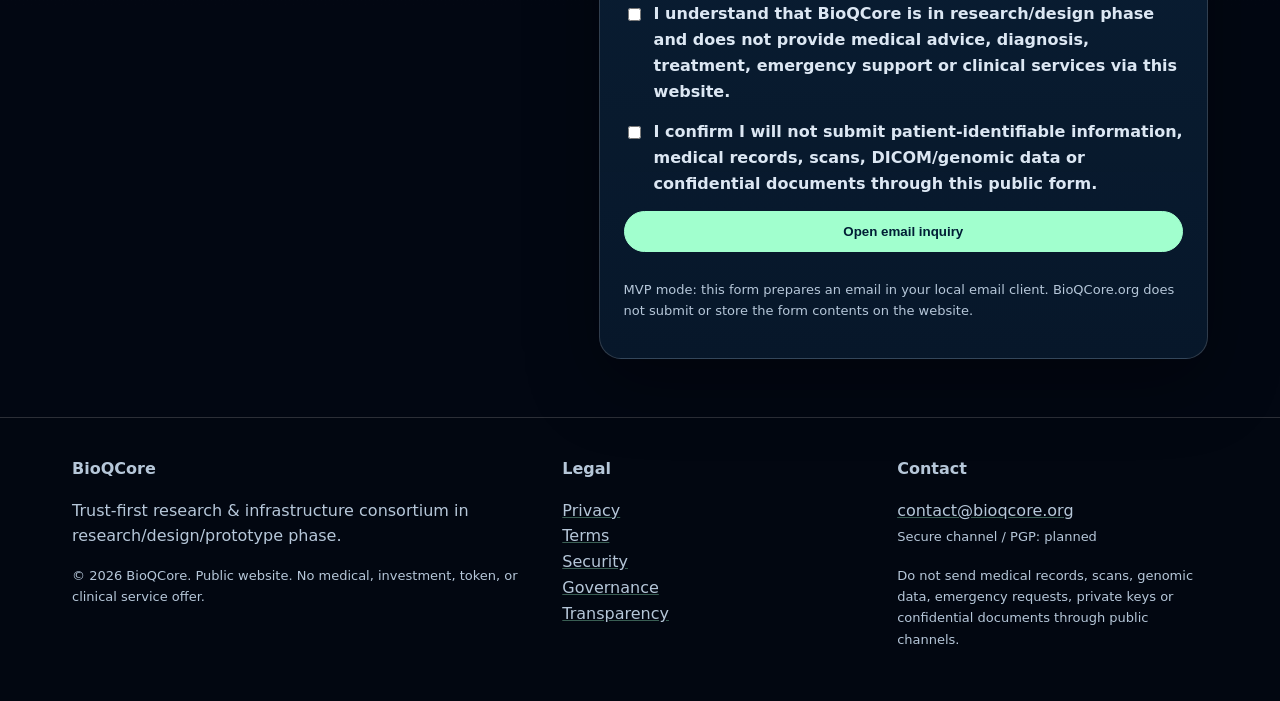
<file: partner.html>
<!doctype html>
<html lang="en">
<head>
<meta charset="utf-8">
<meta name="viewport" content="width=device-width, initial-scale=1">
<title>Partner — BioQCore</title>
<meta name="description" content="Controlled BioQCore intake for research, grants, legal, development, media and strategic dialogue without medical-data submission.">
<meta property="og:title" content="Partner — BioQCore">
<meta property="og:description" content="Controlled BioQCore intake for research, grants, legal, development, media and strategic dialogue without medical-data submission.">
<meta property="og:type" content="website">
<meta property="og:url" content="https://bioqcore.org/partner.html">
<link rel="canonical" href="https://bioqcore.org/partner.html">
<link rel="stylesheet" href="src/css/main.css">
<link rel="icon" href="images/favicon.ico">
</head>
<body>

<a class="skip" href="#main">Skip to content</a>

<div class="topbar">
<div class="container header">
<a class="brand" href="index.html" aria-label="BioQCore Home">
<span class="brand-mark" aria-hidden="true"></span>
<span>BioQCore<small>Trust-first research infrastructure</small></span>
</a>

<nav class="nav" aria-label="Main navigation">
<a href="mission.html">Mission</a>
<a href="trust-fabric.html">Trust Fabric</a>
<a href="research.html">Research</a>
<a href="governance.html">Governance</a>
<a href="transparency.html">Transparency</a>
<a href="roadmap.html">Roadmap</a>
<a href="docs.html">Docs</a>
<a href="partner.html" class="active">Partner</a>
<a href="contact.html">Contact</a>
<a class="pill" href="index.ru.html">RU</a>
</nav>
</div>
</div>

<main id="main">

<section class="page-title">
<div class="container">
<span class="eyebrow"><span class="dot"></span>Partner With Us</span>
<h1>A controlled intake path for research, grants, legal/compliance, development and strategic dialogue.</h1>
<p class="lead">The partner path collects only minimal contact information and must not receive patient data, medical records, scans or confidential files.</p>
</div>
</section>

<section class="section">
<div class="container split">

<div>
<h2>Inquiry categories</h2>
<ul class="list">
<li>Research collaboration</li>
<li>Grant / foundation inquiry</li>
<li>Legal / compliance inquiry</li>
<li>Investor / strategic partner inquiry</li>
<li>Developer / open-source contribution</li>
<li>Media inquiry</li>
</ul>

<div class="card danger">
<h3>No medical data</h3>
<p>Do not submit medical records, DICOM files, genomic data, scans, patient identifiers, emergency messages or confidential material through this form.</p>
</div>
</div>

<form class="panel form" data-partner-form>
<div class="field">
<label for="name">Name</label>
<input type="text" class="input" id="name" name="name" autocomplete="name" required>
</div>

<div class="field">
<label for="organization">Organization</label>
<input type="text" class="input" id="organization" name="organization" autocomplete="organization">
</div>

<div class="field">
<label for="role">Role</label>
<input type="text" class="input" id="role" name="role">
</div>

<div class="field">
<label for="email">Email</label>
<input class="input" id="email" name="email" type="email" autocomplete="email" required>
</div>

<div class="field">
<label for="country">Country</label>
<input type="text" class="input" id="country" name="country" autocomplete="country-name">
</div>

<div class="field">
<label for="type">Inquiry type</label>
<select id="type" name="inquiry_type">
<option>Research collaboration</option>
<option>Grant / foundation inquiry</option>
<option>Legal / compliance inquiry</option>
<option>Investor / strategic partner inquiry</option>
<option>Developer / open-source contribution</option>
<option>Media inquiry</option>
</select>
</div>

<div class="field">
<label for="message">Short message</label>
<textarea id="message" name="message" required></textarea>
</div>

<label class="check">
<input type="checkbox" required>
<span>I understand that BioQCore is in research/design phase and does not provide medical advice, diagnosis, treatment, emergency support or clinical services via this website.</span>
</label>

<label class="check">
<input type="checkbox" required>
<span>I confirm I will not submit patient-identifiable information, medical records, scans, DICOM/genomic data or confidential documents through this public form.</span>
</label>

<button class="btn primary" type="submit">Open email inquiry</button>

<p class="small muted">MVP mode: this form prepares an email in your local email client. BioQCore.org does not submit or store the form contents on the website.</p>

<noscript>
<p class="notice">JavaScript is disabled. Please email <a href="mailto:contact@bioqcore.org">contact@bioqcore.org</a> directly and do not include medical records, patient-identifiable data, private keys or confidential documents.</p>
</noscript>

</form>
</div>
</section>

</main>

<footer class="footer">
<div class="container footer-grid">
<div>
<strong>BioQCore</strong>
<p>Trust-first research &amp; infrastructure consortium in research/design/prototype phase.</p>
<p class="small">© <span id="year">2026</span> BioQCore. Public website. No medical, investment, token, or clinical service offer.</p>
</div>

<div>
<strong>Legal</strong>
<p>
<a href="privacy.html">Privacy</a><br>
<a href="terms.html">Terms</a><br>
<a href="security.html">Security</a><br>
<a href="governance.html">Governance</a><br>
<a href="transparency.html">Transparency</a>
</p>
</div>

<div>
<strong>Contact</strong>
<p>
<a href="mailto:contact@bioqcore.org">contact@bioqcore.org</a><br>
<span class="small">Secure channel / PGP: planned</span>
</p>
<p class="small">Do not send medical records, scans, genomic data, emergency requests, private keys or confidential documents through public channels.</p>
</div>
</div>
</footer>

<script src="src/js/site.js" defer></script>
</body>
</html>
</file>
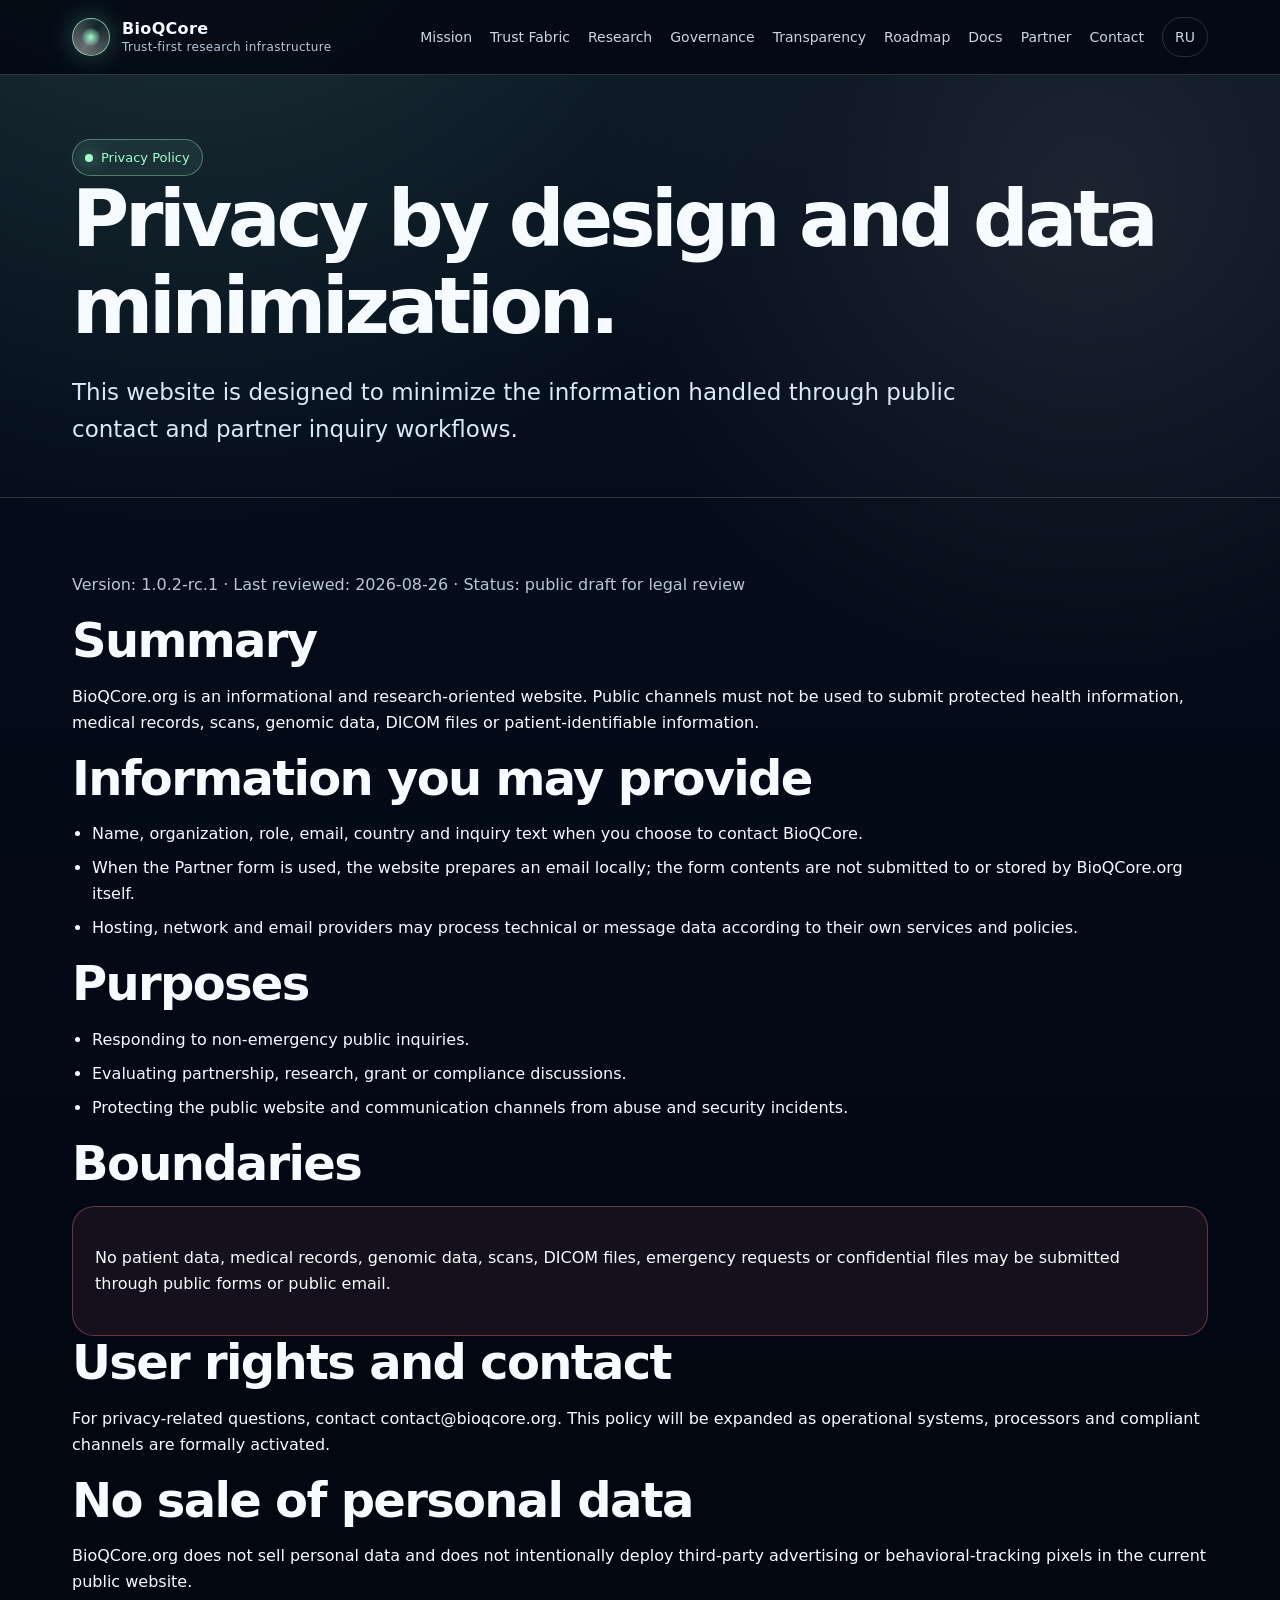
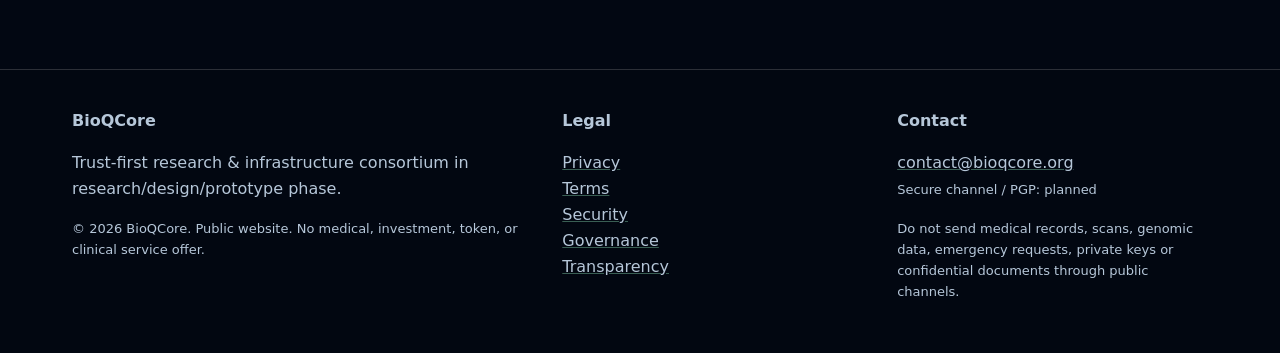
<file: privacy.html>
<!doctype html>
<html lang="en">
<head>
<meta charset="utf-8">
<meta name="viewport" content="width=device-width, initial-scale=1">
<title>Privacy Policy — BioQCore</title>
<meta name="description" content="BioQCore privacy policy based on data minimization, public-channel boundaries and privacy by design.">
<meta property="og:title" content="Privacy Policy — BioQCore">
<meta property="og:description" content="BioQCore privacy policy based on data minimization, public-channel boundaries and privacy by design.">
<meta property="og:type" content="website">
<meta property="og:url" content="https://bioqcore.org/privacy.html">
<link rel="canonical" href="https://bioqcore.org/privacy.html">
<link rel="stylesheet" href="src/css/main.css">
<link rel="icon" href="images/favicon.ico">
</head>
<body>

<a class="skip" href="#main">Skip to content</a>

<div class="topbar">
<div class="container header">
<a class="brand" href="index.html" aria-label="BioQCore Home">
<span class="brand-mark" aria-hidden="true"></span>
<span>BioQCore<small>Trust-first research infrastructure</small></span>
</a>

<nav class="nav" aria-label="Main navigation">
<a href="mission.html">Mission</a>
<a href="trust-fabric.html">Trust Fabric</a>
<a href="research.html">Research</a>
<a href="governance.html">Governance</a>
<a href="transparency.html">Transparency</a>
<a href="roadmap.html">Roadmap</a>
<a href="docs.html">Docs</a>
<a href="partner.html">Partner</a>
<a href="contact.html">Contact</a>
<a class="pill" href="index.ru.html">RU</a>
</nav>
</div>
</div>

<main id="main">

<section class="page-title">
<div class="container">
<span class="eyebrow"><span class="dot"></span>Privacy Policy</span>
<h1>Privacy by design and data minimization.</h1>
<p class="lead">This website is designed to minimize the information handled through public contact and partner inquiry workflows.</p>
</div>
</section>

<section class="section">
<div class="container">

<p class="muted">Version: 1.0.2-rc.1 · Last reviewed: 2026-08-26 · Status: public draft for legal review</p>

<h2>Summary</h2>
<p>BioQCore.org is an informational and research-oriented website. Public channels must not be used to submit protected health information, medical records, scans, genomic data, DICOM files or patient-identifiable information.</p>

<h2>Information you may provide</h2>
<ul class="list">
<li>Name, organization, role, email, country and inquiry text when you choose to contact BioQCore.</li>
<li>When the Partner form is used, the website prepares an email locally; the form contents are not submitted to or stored by BioQCore.org itself.</li>
<li>Hosting, network and email providers may process technical or message data according to their own services and policies.</li>
</ul>

<h2>Purposes</h2>
<ul class="list">
<li>Responding to non-emergency public inquiries.</li>
<li>Evaluating partnership, research, grant or compliance discussions.</li>
<li>Protecting the public website and communication channels from abuse and security incidents.</li>
</ul>

<h2>Boundaries</h2>
<div class="card danger">
<p>No patient data, medical records, genomic data, scans, DICOM files, emergency requests or confidential files may be submitted through public forms or public email.</p>
</div>

<h2>User rights and contact</h2>
<p>For privacy-related questions, contact <a href="mailto:contact@bioqcore.org">contact@bioqcore.org</a>. This policy will be expanded as operational systems, processors and compliant channels are formally activated.</p>

<h2>No sale of personal data</h2>
<p>BioQCore.org does not sell personal data and does not intentionally deploy third-party advertising or behavioral-tracking pixels in the current public website.</p>

</div>
</section>

</main>

<footer class="footer">
<div class="container footer-grid">
<div>
<strong>BioQCore</strong>
<p>Trust-first research &amp; infrastructure consortium in research/design/prototype phase.</p>
<p class="small">© <span id="year">2026</span> BioQCore. Public website. No medical, investment, token, or clinical service offer.</p>
</div>

<div>
<strong>Legal</strong>
<p>
<a href="privacy.html">Privacy</a><br>
<a href="terms.html">Terms</a><br>
<a href="security.html">Security</a><br>
<a href="governance.html">Governance</a><br>
<a href="transparency.html">Transparency</a>
</p>
</div>

<div>
<strong>Contact</strong>
<p>
<a href="mailto:contact@bioqcore.org">contact@bioqcore.org</a><br>
<span class="small">Secure channel / PGP: planned</span>
</p>
<p class="small">Do not send medical records, scans, genomic data, emergency requests, private keys or confidential documents through public channels.</p>
</div>
</div>
</footer>

<script src="src/js/site.js" defer></script>
</body>
</html>
</file>
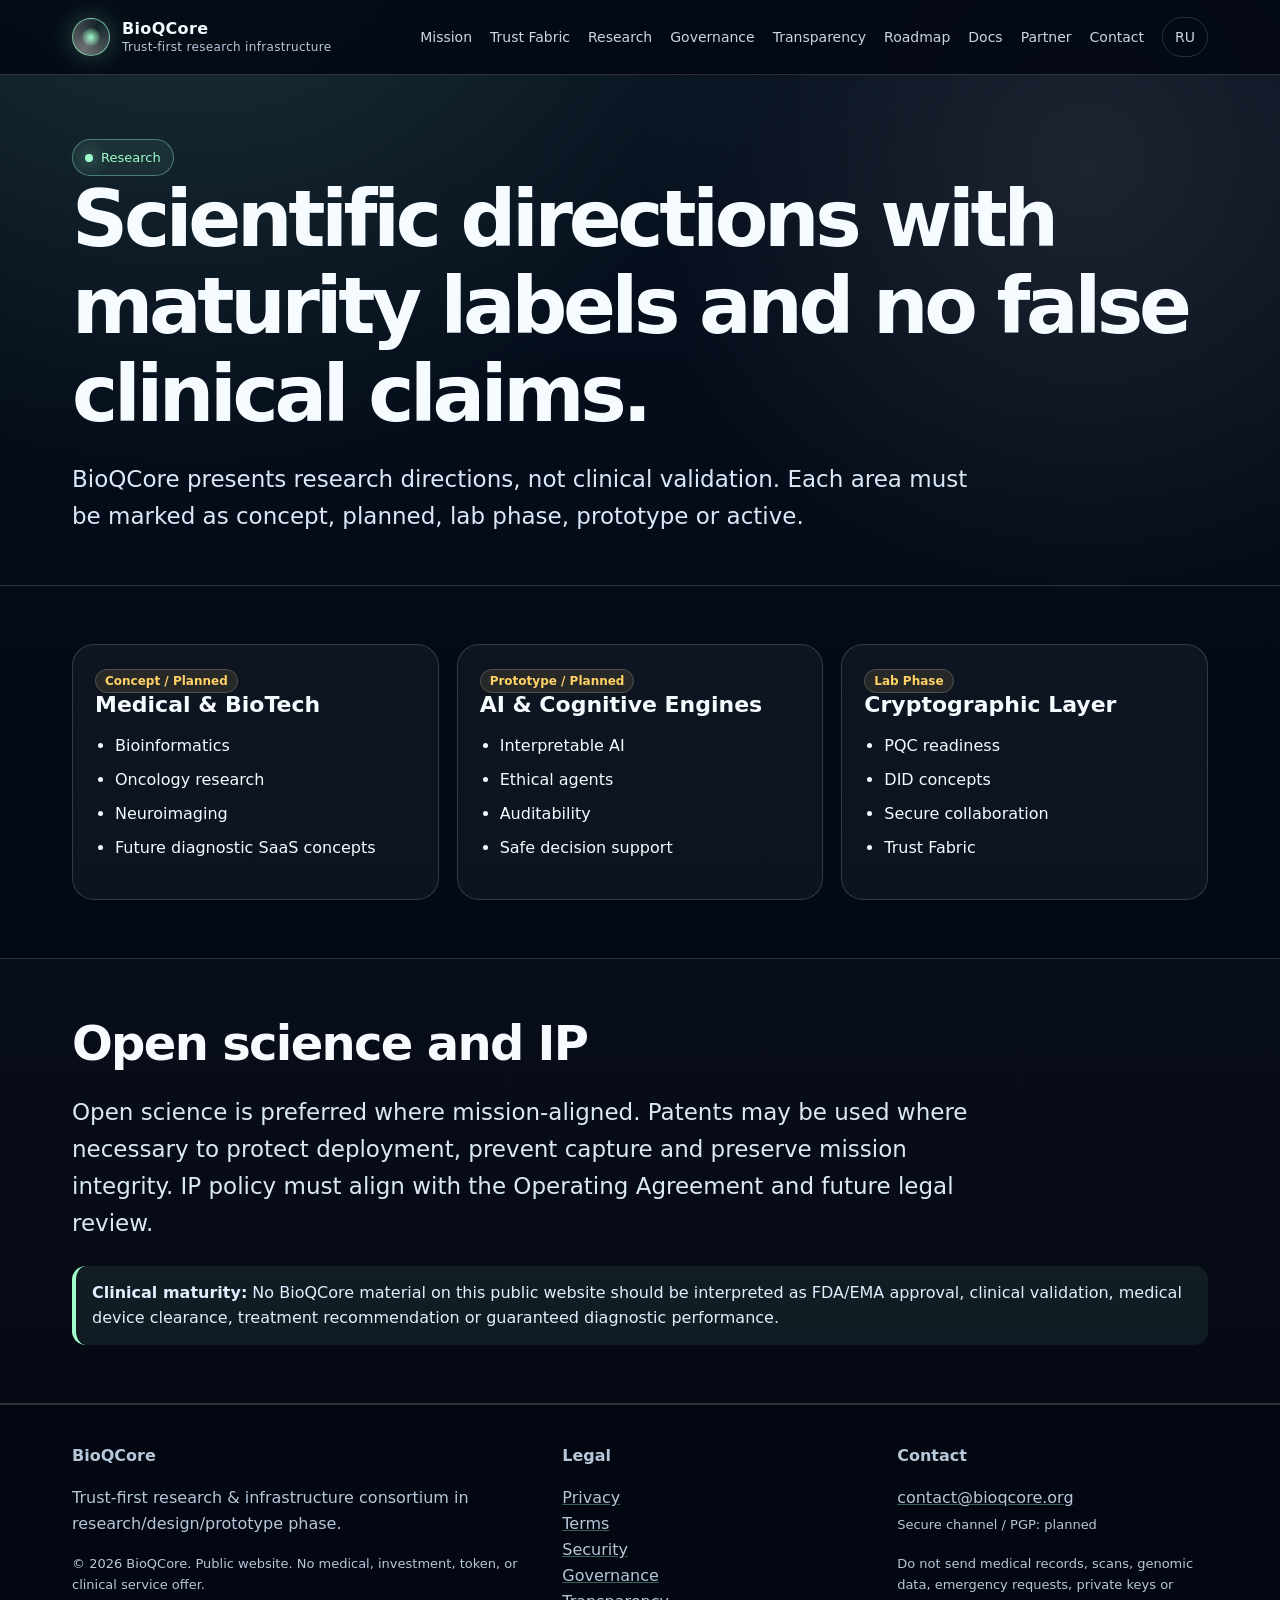
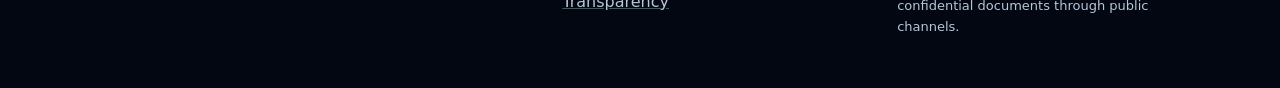
<file: research.html>
<!doctype html><html lang="en"><head><meta charset="utf-8"><meta name="viewport" content="width=device-width, initial-scale=1"><title>Research — BioQCore</title><meta name="description" content="BioQCore research directions, maturity labels and public boundaries across medicine, AI, cryptography and secure infrastructure."><meta property="og:title" content="Research — BioQCore"><meta property="og:description" content="BioQCore research directions, maturity labels and public boundaries across medicine, AI, cryptography and secure infrastructure."><meta property="og:type" content="website"><meta property="og:url" content="https://bioqcore.org/research.html"><link rel="canonical" href="https://bioqcore.org/research.html"><link rel="stylesheet" href="src/css/main.css"><link rel="icon" href="images/favicon.ico"></head><body><a class="skip" href="#main">Skip to content</a><div class="topbar"><div class="container header"><a class="brand" href="index.html" aria-label="BioQCore Home"><span class="brand-mark" aria-hidden="true"></span><span>BioQCore<small>Trust-first research infrastructure</small></span></a><nav class="nav" aria-label="Main navigation"><a href="mission.html" class="">Mission</a><a href="trust-fabric.html" class="">Trust Fabric</a><a href="research.html" class="active">Research</a><a href="governance.html" class="">Governance</a><a href="transparency.html" class="">Transparency</a><a href="roadmap.html" class="">Roadmap</a><a href="docs.html" class="">Docs</a><a href="partner.html" class="">Partner</a><a href="contact.html" class="">Contact</a><a class="pill" href="index.ru.html">RU</a></nav></div></div><main id="main"><section class="page-title"><div class="container"><span class="eyebrow"><span class="dot"></span>Research</span><h1>Scientific directions with maturity labels and no false clinical claims.</h1><p class="lead">BioQCore presents research directions, not clinical validation. Each area must be marked as concept, planned, lab phase, prototype or active.</p></div></section>
<section class="section"><div class="container"><div class="grid grid-3"><article class="card"><span class="badge design">Concept / Planned</span><h3>Medical &amp; BioTech</h3><ul class="list"><li>Bioinformatics</li><li>Oncology research</li><li>Neuroimaging</li><li>Future diagnostic SaaS concepts</li></ul></article><article class="card"><span class="badge prototype">Prototype / Planned</span><h3>AI &amp; Cognitive Engines</h3><ul class="list"><li>Interpretable AI</li><li>Ethical agents</li><li>Auditability</li><li>Safe decision support</li></ul></article><article class="card"><span class="badge lab">Lab Phase</span><h3>Cryptographic Layer</h3><ul class="list"><li>PQC readiness</li><li>DID concepts</li><li>Secure collaboration</li><li>Trust Fabric</li></ul></article></div></div></section>
<section class="section alt"><div class="container"><h2>Open science and IP</h2><p class="lead">Open science is preferred where mission-aligned. Patents may be used where necessary to protect deployment, prevent capture and preserve mission integrity. IP policy must align with the Operating Agreement and future legal review.</p><div class="disclaimer"><strong>Clinical maturity:</strong> No BioQCore material on this public website should be interpreted as FDA/EMA approval, clinical validation, medical device clearance, treatment recommendation or guaranteed diagnostic performance.</div></div></section>
</main><footer class="footer"><div class="container footer-grid"><div><strong>BioQCore</strong><p>Trust-first research &amp; infrastructure consortium in research/design/prototype phase.</p><p class="small">© <span id="year">2026</span> BioQCore. Public website. No medical, investment, token, or clinical service offer.</p></div><div><strong>Legal</strong><p><a href="privacy.html">Privacy</a><br><a href="terms.html">Terms</a><br><a href="security.html">Security</a><br><a href="governance.html">Governance</a><br><a href="transparency.html">Transparency</a></p></div><div><strong>Contact</strong><p><a href="mailto:contact@bioqcore.org">contact@bioqcore.org</a><br><span class="small">Secure channel / PGP: planned</span></p><p class="small">Do not send medical records, scans, genomic data, emergency requests, private keys or confidential documents through public channels.</p></div></div></footer><script src="src/js/site.js" defer></script></body></html>
</file>
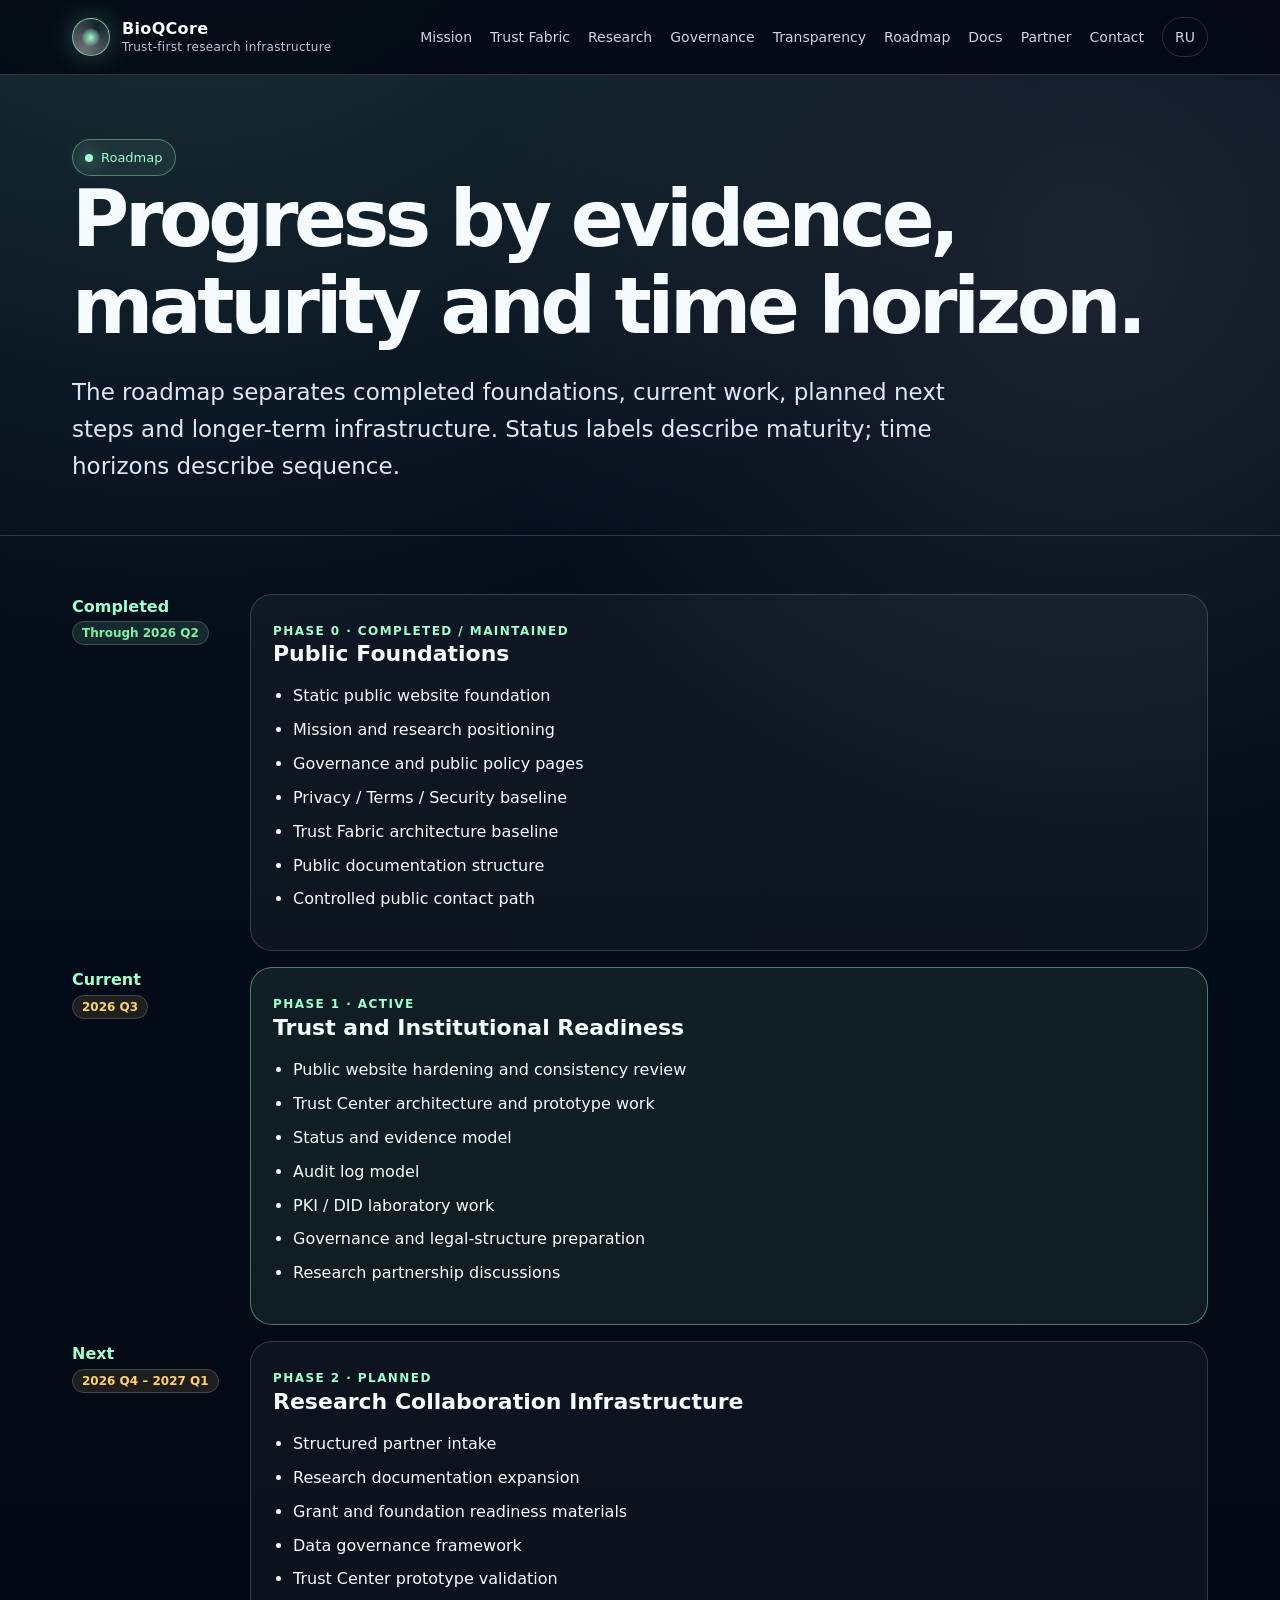
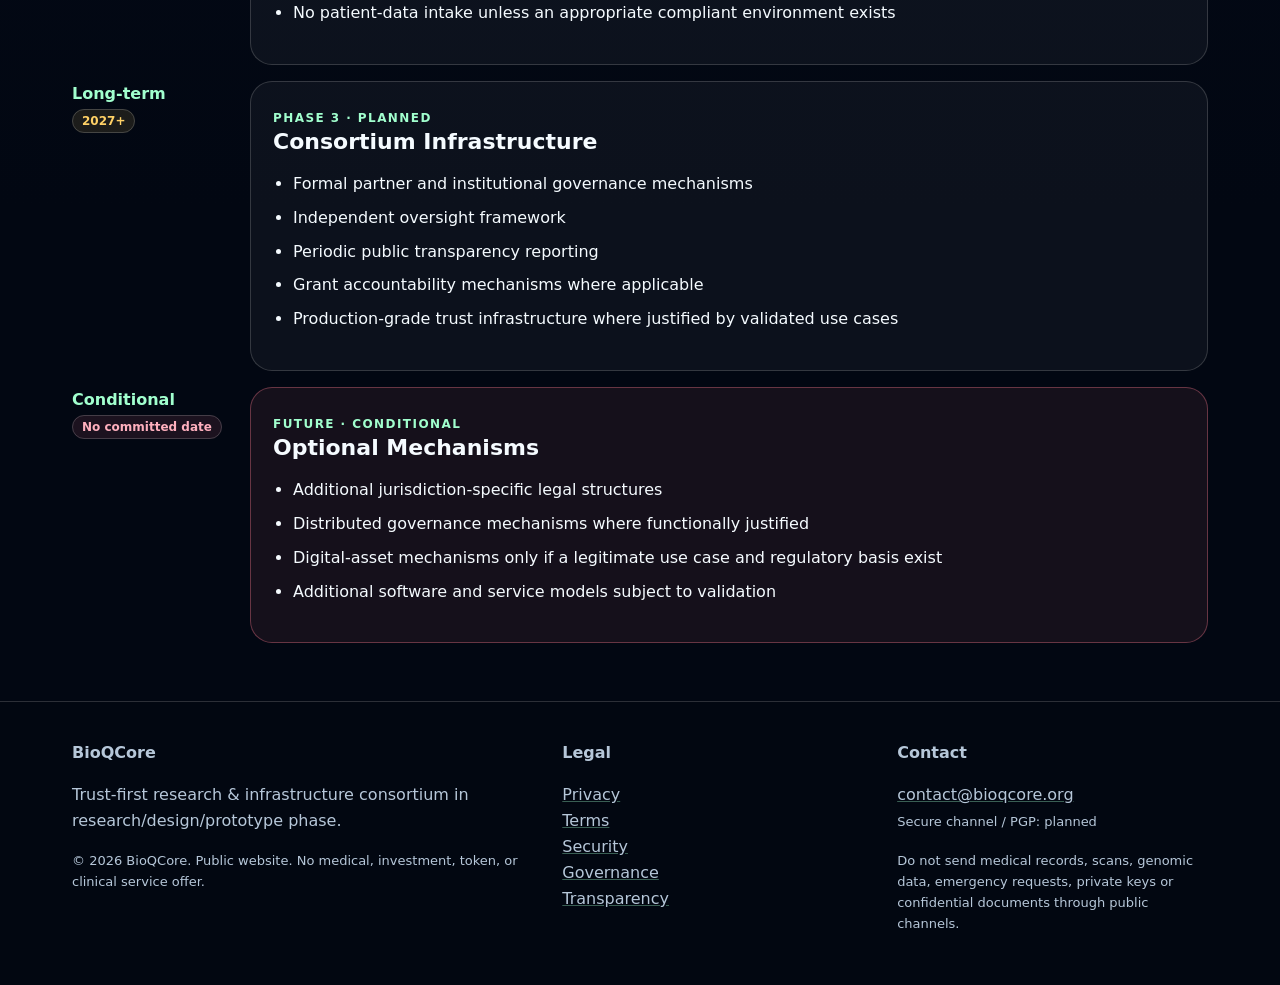
<file: roadmap.html>
<!doctype html><html lang="en"><head><meta charset="utf-8"><meta name="viewport" content="width=device-width, initial-scale=1"><title>Roadmap — BioQCore</title><meta name="description" content="Evidence-aware BioQCore roadmap from public documentation and prototypes toward validated institutional infrastructure."><meta property="og:title" content="Roadmap — BioQCore"><meta property="og:description" content="Evidence-aware BioQCore roadmap from public documentation and prototypes toward validated institutional infrastructure."><meta property="og:type" content="website"><meta property="og:url" content="https://bioqcore.org/roadmap.html"><link rel="canonical" href="https://bioqcore.org/roadmap.html"><link rel="stylesheet" href="src/css/main.css"><link rel="icon" href="images/favicon.ico"></head><body><a class="skip" href="#main">Skip to content</a><div class="topbar"><div class="container header"><a class="brand" href="index.html" aria-label="BioQCore Home"><span class="brand-mark" aria-hidden="true"></span><span>BioQCore<small>Trust-first research infrastructure</small></span></a><nav class="nav" aria-label="Main navigation"><a href="mission.html" class="">Mission</a><a href="trust-fabric.html" class="">Trust Fabric</a><a href="research.html" class="">Research</a><a href="governance.html" class="">Governance</a><a href="transparency.html" class="">Transparency</a><a href="roadmap.html" class="active">Roadmap</a><a href="docs.html" class="">Docs</a><a href="partner.html" class="">Partner</a><a href="contact.html" class="">Contact</a><a class="pill" href="index.ru.html">RU</a></nav></div></div><main id="main"><section class="page-title"><div class="container"><span class="eyebrow"><span class="dot"></span>Roadmap</span><h1>Progress by evidence, maturity and time horizon.</h1>
<p class="lead">The roadmap separates completed foundations, current work, planned next steps and longer-term infrastructure. Status labels describe maturity; time horizons describe sequence.</p>
</div></section>
<section class="section"><div class="container"><div class="timeline"><div class="timeline-item"><div class="phase">Completed<br><span class="badge active">Through 2026 Q2</span></div><div class="card"><span class="kicker">Phase 0 · Completed / Maintained</span><h3>Public Foundations</h3><ul class="list"><li>Static public website foundation</li><li>Mission and research positioning</li><li>Governance and public policy pages</li><li>Privacy / Terms / Security baseline</li><li>Trust Fabric architecture baseline</li><li>Public documentation structure</li><li>Controlled public contact path</li></ul></div></div><div class="timeline-item"><div class="phase">Current<br><span class="badge design">2026 Q3</span></div><div class="card green"><span class="kicker">Phase 1 · Active</span><h3>Trust and Institutional Readiness</h3><ul class="list"><li>Public website hardening and consistency review</li><li>Trust Center architecture and prototype work</li><li>Status and evidence model</li><li>Audit log model</li><li>PKI / DID laboratory work</li><li>Governance and legal-structure preparation</li><li>Research partnership discussions</li></ul></div></div><div class="timeline-item"><div class="phase">Next<br><span class="badge planned">2026 Q4 – 2027 Q1</span></div><div class="card"><span class="kicker">Phase 2 · Planned</span><h3>Research Collaboration Infrastructure</h3><ul class="list"><li>Structured partner intake</li><li>Research documentation expansion</li><li>Grant and foundation readiness materials</li><li>Data governance framework</li><li>Trust Center prototype validation</li><li>No patient-data intake unless an appropriate compliant environment exists</li></ul></div></div><div class="timeline-item"><div class="phase">Long-term<br><span class="badge planned">2027+</span></div><div class="card"><span class="kicker">Phase 3 · Planned</span><h3>Consortium Infrastructure</h3><ul class="list"><li>Formal partner and institutional governance mechanisms</li><li>Independent oversight framework</li><li>Periodic public transparency reporting</li><li>Grant accountability mechanisms where applicable</li><li>Production-grade trust infrastructure where justified by validated use cases</li></ul></div></div><div class="timeline-item"><div class="phase">Conditional<br><span class="badge not">No committed date</span></div><div class="card danger"><span class="kicker">Future · Conditional</span><h3>Optional Mechanisms</h3><ul class="list"><li>Additional jurisdiction-specific legal structures</li><li>Distributed governance mechanisms where functionally justified</li><li>Digital-asset mechanisms only if a legitimate use case and regulatory basis exist</li><li>Additional software and service models subject to validation</li></ul></div></div></div></div></section>
</main><footer class="footer"><div class="container footer-grid"><div><strong>BioQCore</strong><p>Trust-first research &amp; infrastructure consortium in research/design/prototype phase.</p><p class="small">© <span id="year">2026</span> BioQCore. Public website. No medical, investment, token, or clinical service offer.</p></div><div><strong>Legal</strong><p><a href="privacy.html">Privacy</a><br><a href="terms.html">Terms</a><br><a href="security.html">Security</a><br><a href="governance.html">Governance</a><br><a href="transparency.html">Transparency</a></p></div><div><strong>Contact</strong><p><a href="mailto:contact@bioqcore.org">contact@bioqcore.org</a><br><span class="small">Secure channel / PGP: planned</span></p><p class="small">Do not send medical records, scans, genomic data, emergency requests, private keys or confidential documents through public channels.</p></div></div></footer><script src="src/js/site.js" defer></script></body></html>
</file>
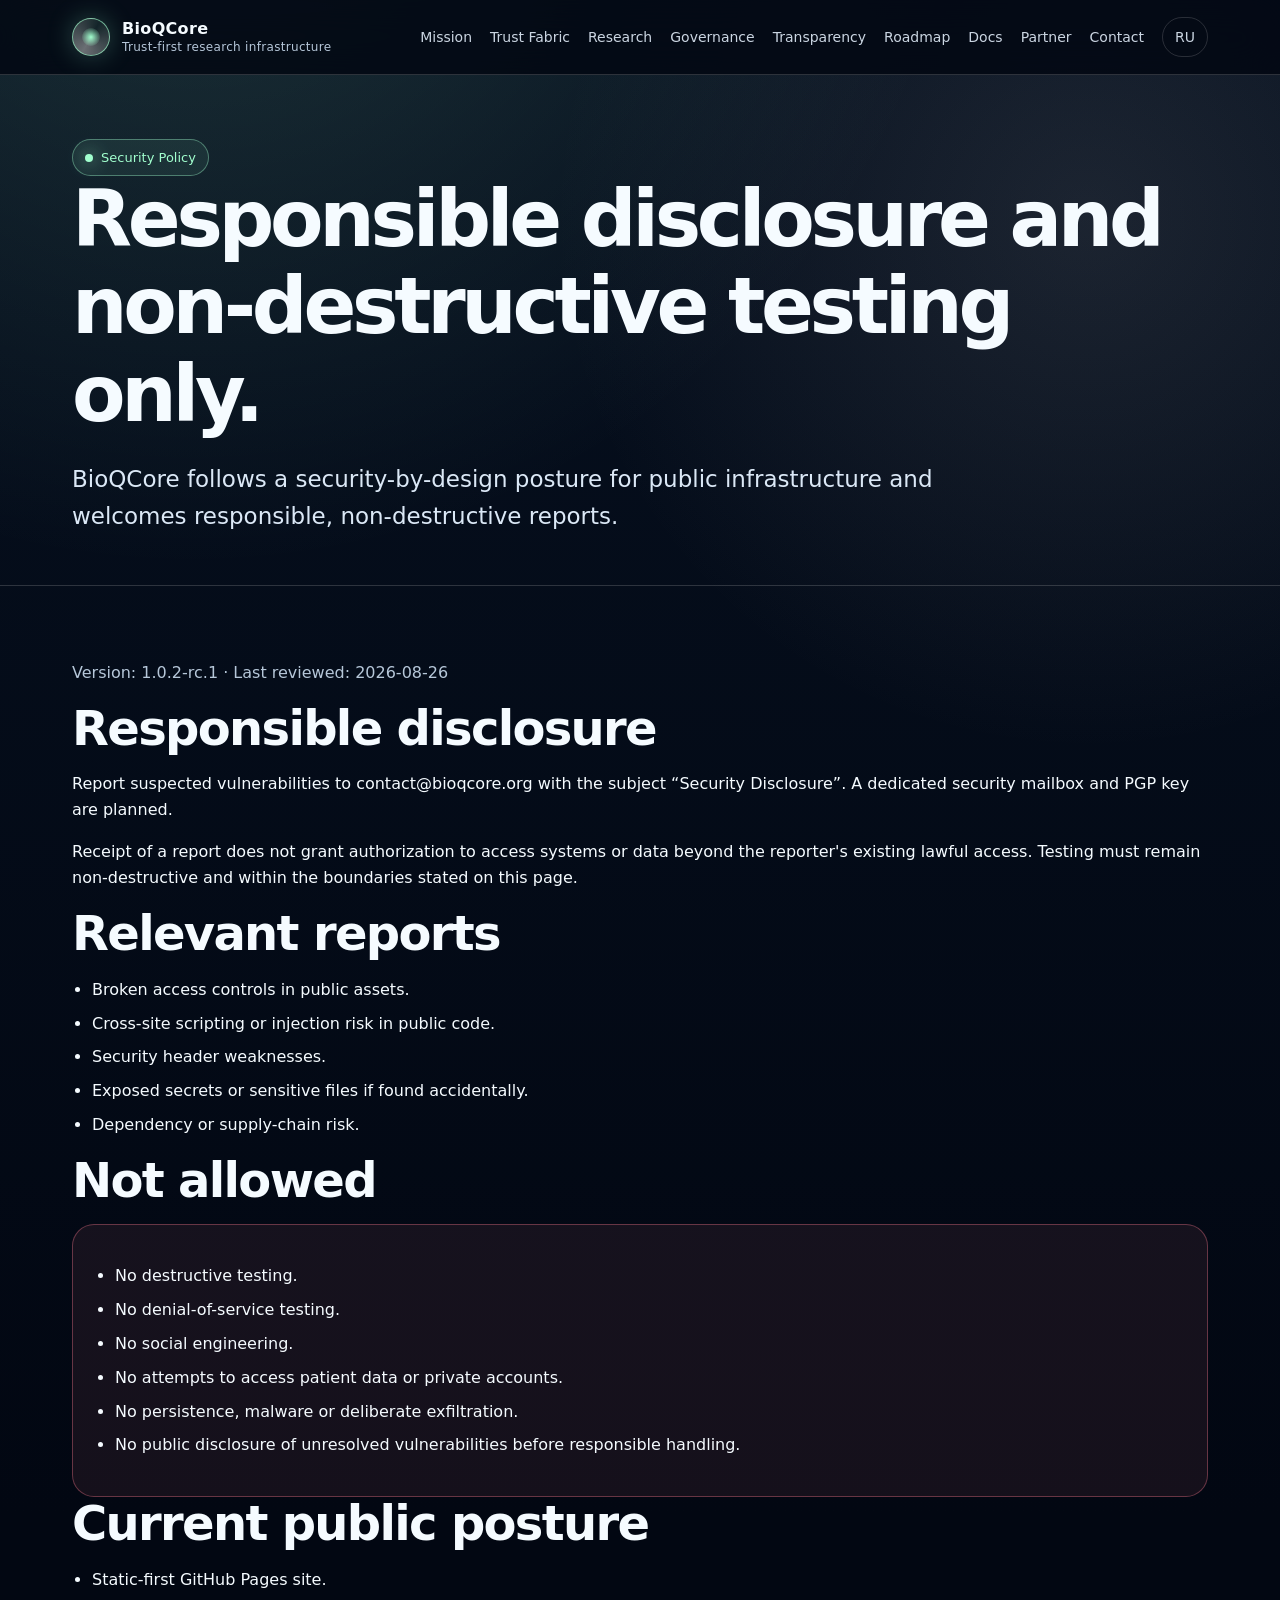
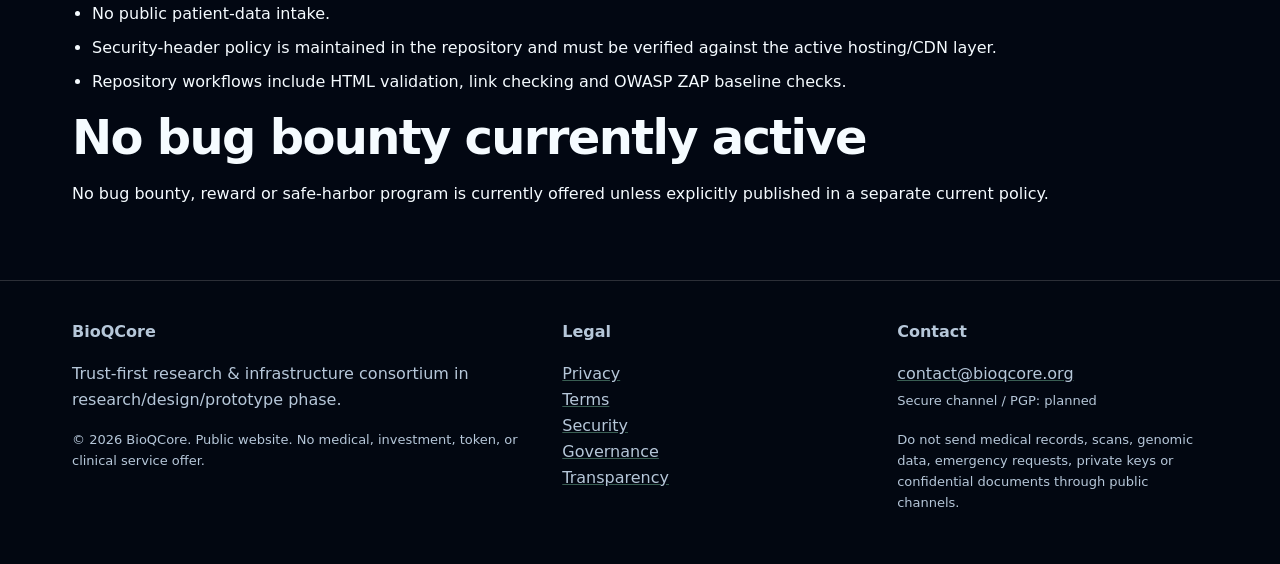
<file: security.html>
<!doctype html>
<html lang="en">
<head>
<meta charset="utf-8">
<meta name="viewport" content="width=device-width, initial-scale=1">
<title>Security — BioQCore</title>
<meta name="description" content="BioQCore responsible disclosure policy and boundaries for lawful, non-destructive security reporting and research.">
<meta property="og:title" content="Security — BioQCore">
<meta property="og:description" content="BioQCore responsible disclosure policy and boundaries for lawful, non-destructive security reporting and research.">
<meta property="og:type" content="website">
<meta property="og:url" content="https://bioqcore.org/security.html">
<link rel="canonical" href="https://bioqcore.org/security.html">
<link rel="stylesheet" href="src/css/main.css">
<link rel="icon" href="images/favicon.ico">
</head>
<body>

<a class="skip" href="#main">Skip to content</a>

<div class="topbar">
<div class="container header">
<a class="brand" href="index.html" aria-label="BioQCore Home">
<span class="brand-mark" aria-hidden="true"></span>
<span>BioQCore<small>Trust-first research infrastructure</small></span>
</a>

<nav class="nav" aria-label="Main navigation">
<a href="mission.html">Mission</a>
<a href="trust-fabric.html">Trust Fabric</a>
<a href="research.html">Research</a>
<a href="governance.html">Governance</a>
<a href="transparency.html">Transparency</a>
<a href="roadmap.html">Roadmap</a>
<a href="docs.html">Docs</a>
<a href="partner.html">Partner</a>
<a href="contact.html">Contact</a>
<a class="pill" href="index.ru.html">RU</a>
</nav>
</div>
</div>

<main id="main">

<section class="page-title">
<div class="container">
<span class="eyebrow"><span class="dot"></span>Security Policy</span>
<h1>Responsible disclosure and non-destructive testing only.</h1>
<p class="lead">BioQCore follows a security-by-design posture for public infrastructure and welcomes responsible, non-destructive reports.</p>
</div>
</section>

<section class="section">
<div class="container">

<p class="muted">Version: 1.0.2-rc.1 · Last reviewed: 2026-08-26</p>

<h2>Responsible disclosure</h2>
<p>Report suspected vulnerabilities to <a href="mailto:contact@bioqcore.org">contact@bioqcore.org</a> with the subject “Security Disclosure”. A dedicated security mailbox and PGP key are planned.</p>

<p>Receipt of a report does not grant authorization to access systems or data beyond the reporter's existing lawful access. Testing must remain non-destructive and within the boundaries stated on this page.</p>

<h2>Relevant reports</h2>
<ul class="list">
<li>Broken access controls in public assets.</li>
<li>Cross-site scripting or injection risk in public code.</li>
<li>Security header weaknesses.</li>
<li>Exposed secrets or sensitive files if found accidentally.</li>
<li>Dependency or supply-chain risk.</li>
</ul>

<h2>Not allowed</h2>
<div class="card danger">
<ul class="list">
<li>No destructive testing.</li>
<li>No denial-of-service testing.</li>
<li>No social engineering.</li>
<li>No attempts to access patient data or private accounts.</li>
<li>No persistence, malware or deliberate exfiltration.</li>
<li>No public disclosure of unresolved vulnerabilities before responsible handling.</li>
</ul>
</div>

<h2>Current public posture</h2>
<ul class="list">
<li>Static-first GitHub Pages site.</li>
<li>No public patient-data intake.</li>
<li>Security-header policy is maintained in the repository and must be verified against the active hosting/CDN layer.</li>
<li>Repository workflows include HTML validation, link checking and OWASP ZAP baseline checks.</li>
</ul>

<h2>No bug bounty currently active</h2>
<p>No bug bounty, reward or safe-harbor program is currently offered unless explicitly published in a separate current policy.</p>

</div>
</section>

</main>

<footer class="footer">
<div class="container footer-grid">
<div>
<strong>BioQCore</strong>
<p>Trust-first research &amp; infrastructure consortium in research/design/prototype phase.</p>
<p class="small">© <span id="year">2026</span> BioQCore. Public website. No medical, investment, token, or clinical service offer.</p>
</div>

<div>
<strong>Legal</strong>
<p>
<a href="privacy.html">Privacy</a><br>
<a href="terms.html">Terms</a><br>
<a href="security.html">Security</a><br>
<a href="governance.html">Governance</a><br>
<a href="transparency.html">Transparency</a>
</p>
</div>

<div>
<strong>Contact</strong>
<p>
<a href="mailto:contact@bioqcore.org">contact@bioqcore.org</a><br>
<span class="small">Secure channel / PGP: planned</span>
</p>
<p class="small">Do not send medical records, scans, genomic data, emergency requests, private keys or confidential documents through public channels.</p>
</div>
</div>
</footer>

<script src="src/js/site.js" defer></script>
</body>
</html>
</file>
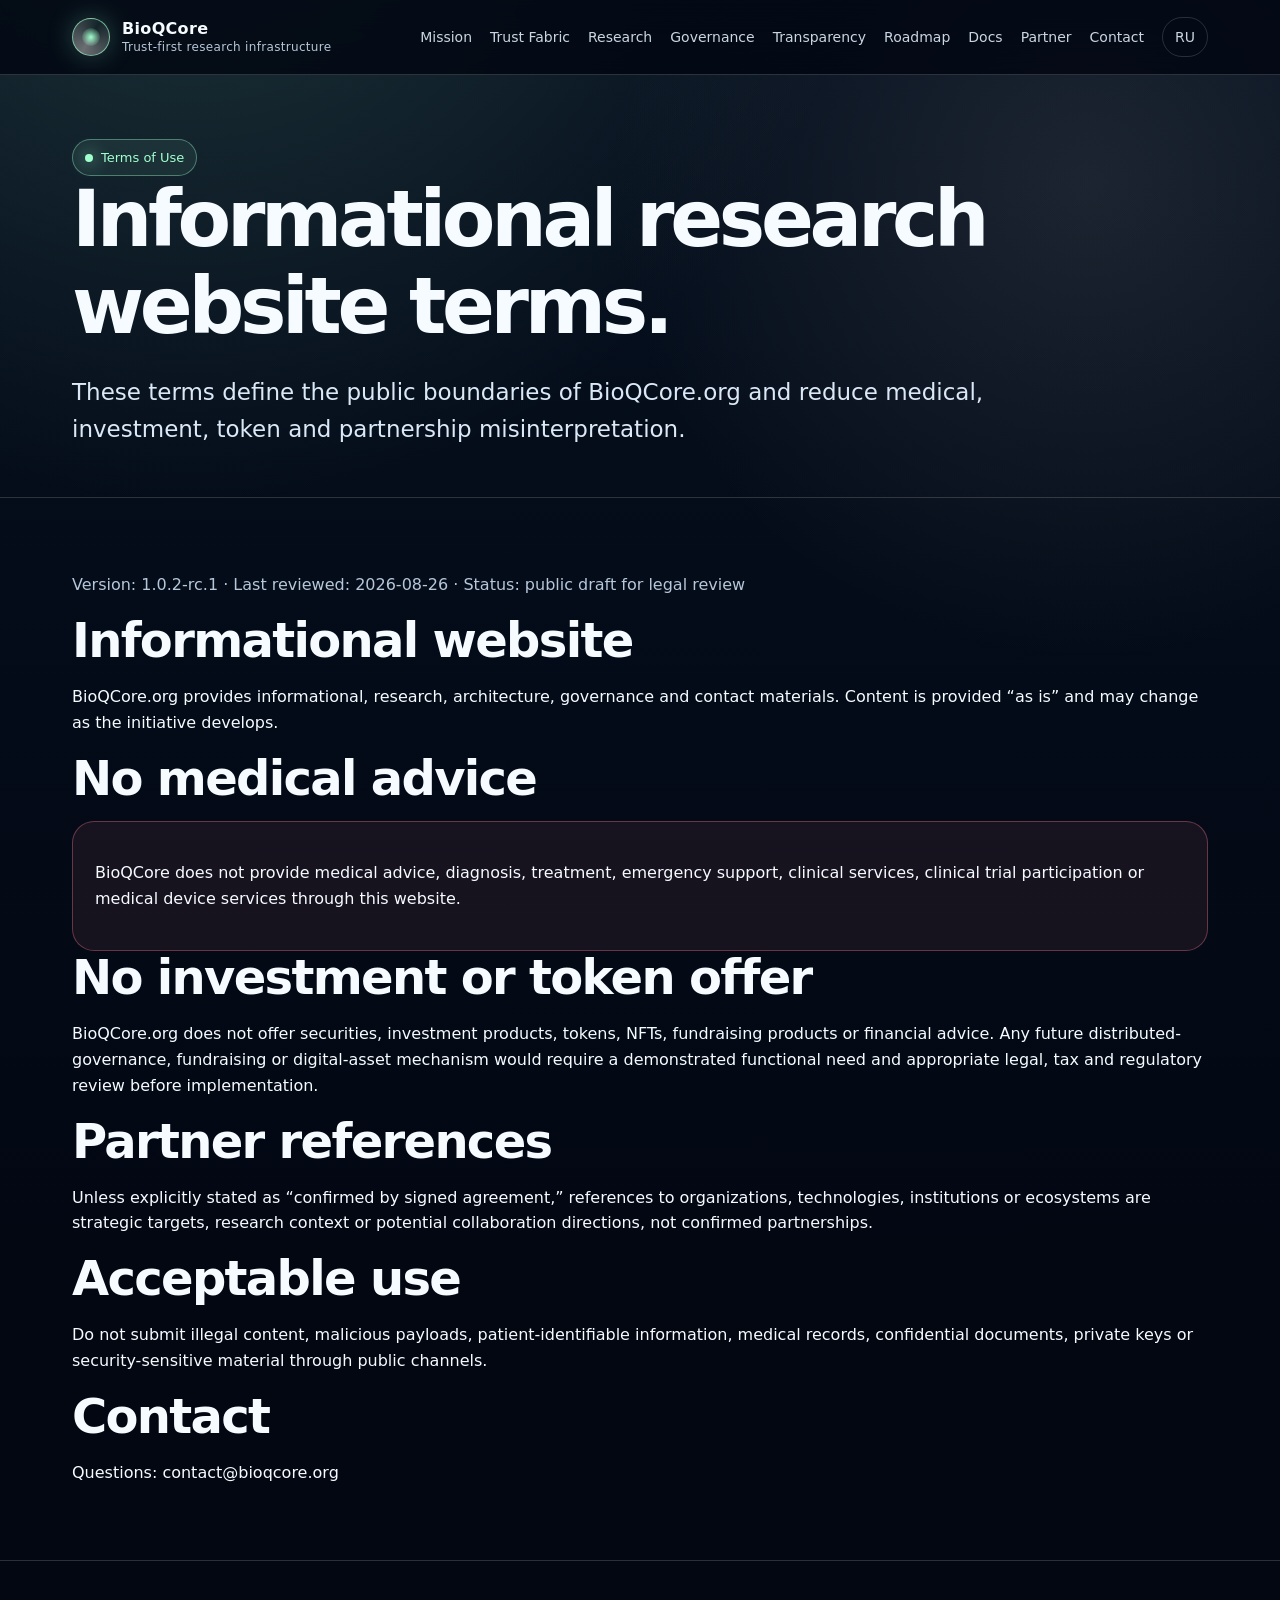
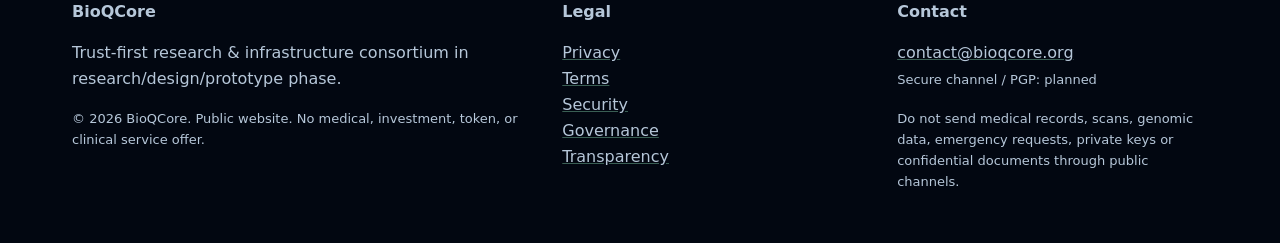
<file: terms.html>
<!doctype html>
<html lang="en">
<head>
<meta charset="utf-8">
<meta name="viewport" content="width=device-width, initial-scale=1">
<title>Terms of Use — BioQCore</title>
<meta name="description" content="Terms governing use of the informational BioQCore research website and its non-clinical, non-investment status.">
<meta property="og:title" content="Terms of Use — BioQCore">
<meta property="og:description" content="Terms governing use of the informational BioQCore research website and its non-clinical, non-investment status.">
<meta property="og:type" content="website">
<meta property="og:url" content="https://bioqcore.org/terms.html">
<link rel="canonical" href="https://bioqcore.org/terms.html">
<link rel="stylesheet" href="src/css/main.css">
<link rel="icon" href="images/favicon.ico">
</head>
<body>

<a class="skip" href="#main">Skip to content</a>

<div class="topbar">
<div class="container header">
<a class="brand" href="index.html" aria-label="BioQCore Home">
<span class="brand-mark" aria-hidden="true"></span>
<span>BioQCore<small>Trust-first research infrastructure</small></span>
</a>

<nav class="nav" aria-label="Main navigation">
<a href="mission.html">Mission</a>
<a href="trust-fabric.html">Trust Fabric</a>
<a href="research.html">Research</a>
<a href="governance.html">Governance</a>
<a href="transparency.html">Transparency</a>
<a href="roadmap.html">Roadmap</a>
<a href="docs.html">Docs</a>
<a href="partner.html">Partner</a>
<a href="contact.html">Contact</a>
<a class="pill" href="index.ru.html">RU</a>
</nav>
</div>
</div>

<main id="main">

<section class="page-title">
<div class="container">
<span class="eyebrow"><span class="dot"></span>Terms of Use</span>
<h1>Informational research website terms.</h1>
<p class="lead">These terms define the public boundaries of BioQCore.org and reduce medical, investment, token and partnership misinterpretation.</p>
</div>
</section>

<section class="section">
<div class="container">

<p class="muted">Version: 1.0.2-rc.1 · Last reviewed: 2026-08-26 · Status: public draft for legal review</p>

<h2>Informational website</h2>
<p>BioQCore.org provides informational, research, architecture, governance and contact materials. Content is provided “as is” and may change as the initiative develops.</p>

<h2>No medical advice</h2>
<div class="card danger">
<p>BioQCore does not provide medical advice, diagnosis, treatment, emergency support, clinical services, clinical trial participation or medical device services through this website.</p>
</div>

<h2>No investment or token offer</h2>
<p>BioQCore.org does not offer securities, investment products, tokens, NFTs, fundraising products or financial advice. Any future distributed-governance, fundraising or digital-asset mechanism would require a demonstrated functional need and appropriate legal, tax and regulatory review before implementation.</p>

<h2>Partner references</h2>
<p>Unless explicitly stated as “confirmed by signed agreement,” references to organizations, technologies, institutions or ecosystems are strategic targets, research context or potential collaboration directions, not confirmed partnerships.</p>

<h2>Acceptable use</h2>
<p>Do not submit illegal content, malicious payloads, patient-identifiable information, medical records, confidential documents, private keys or security-sensitive material through public channels.</p>

<h2>Contact</h2>
<p>Questions: <a href="mailto:contact@bioqcore.org">contact@bioqcore.org</a></p>

</div>
</section>

</main>

<footer class="footer">
<div class="container footer-grid">
<div>
<strong>BioQCore</strong>
<p>Trust-first research &amp; infrastructure consortium in research/design/prototype phase.</p>
<p class="small">© <span id="year">2026</span> BioQCore. Public website. No medical, investment, token, or clinical service offer.</p>
</div>

<div>
<strong>Legal</strong>
<p>
<a href="privacy.html">Privacy</a><br>
<a href="terms.html">Terms</a><br>
<a href="security.html">Security</a><br>
<a href="governance.html">Governance</a><br>
<a href="transparency.html">Transparency</a>
</p>
</div>

<div>
<strong>Contact</strong>
<p>
<a href="mailto:contact@bioqcore.org">contact@bioqcore.org</a><br>
<span class="small">Secure channel / PGP: planned</span>
</p>
<p class="small">Do not send medical records, scans, genomic data, emergency requests, private keys or confidential documents through public channels.</p>
</div>
</div>
</footer>

<script src="src/js/site.js" defer></script>
</body>
</html>
</file>
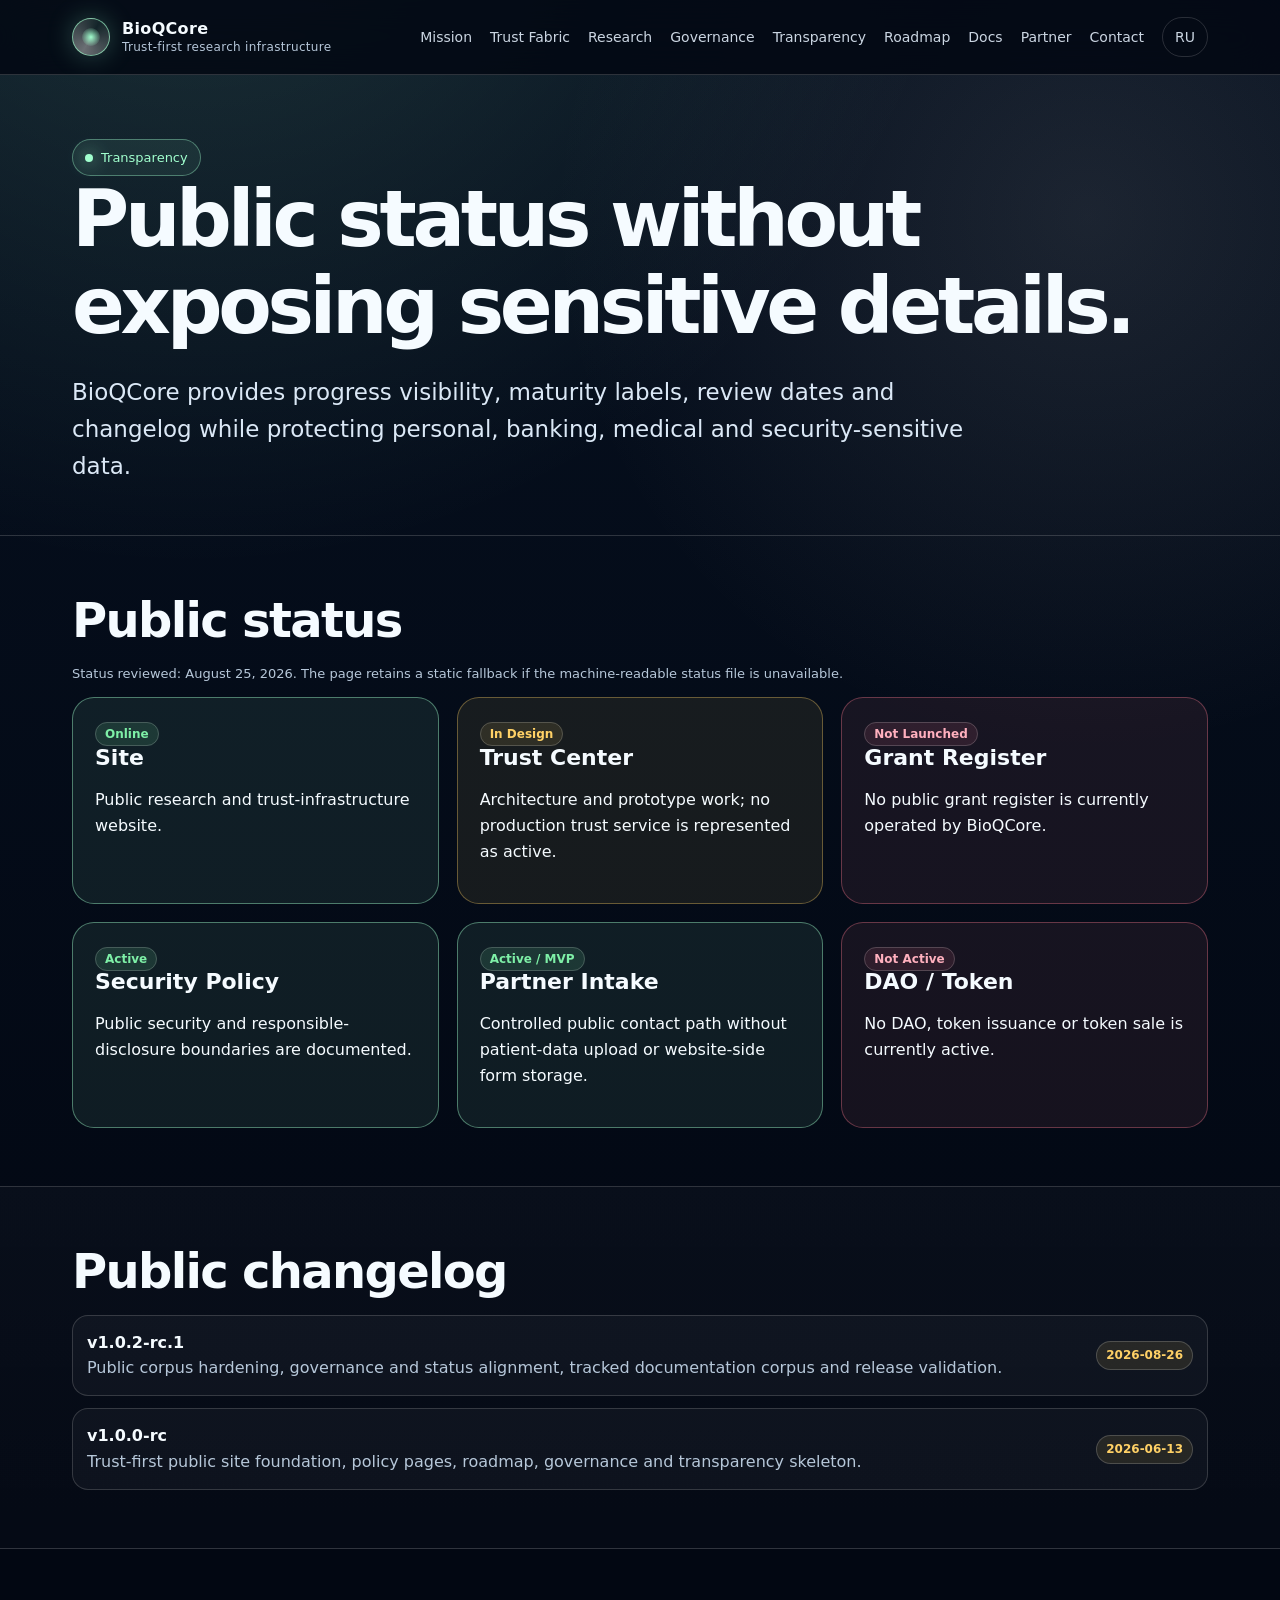
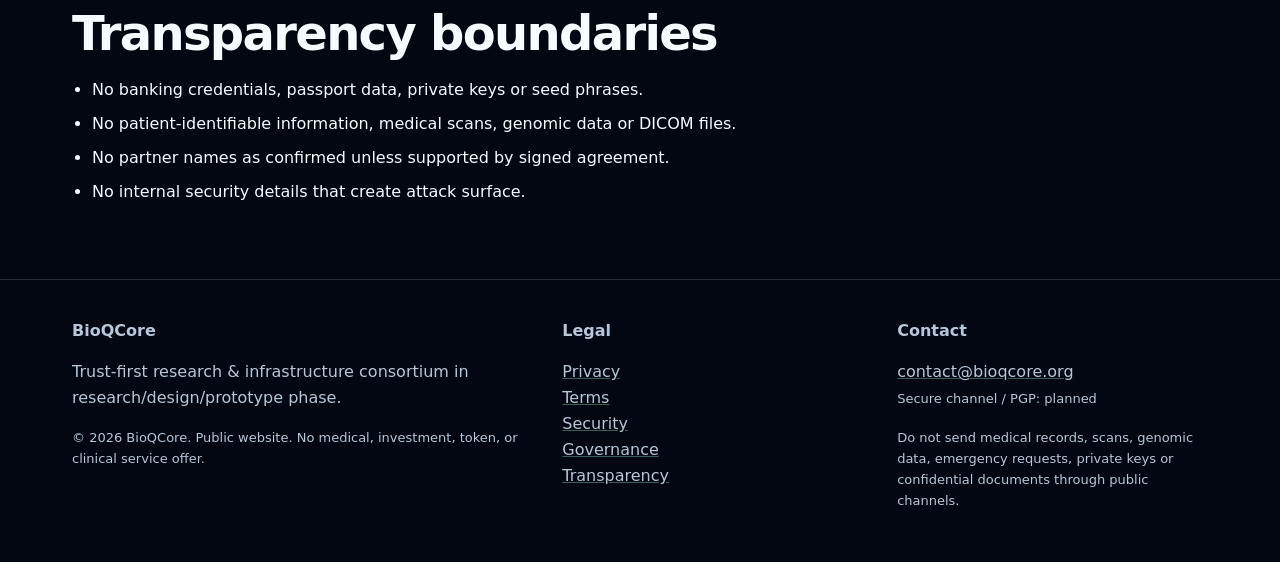
<file: transparency.html>
<!doctype html><html lang="en"><head><meta charset="utf-8"><meta name="viewport" content="width=device-width, initial-scale=1"><title>Transparency — BioQCore</title><meta name="description" content="Public BioQCore status, evidence boundaries, release state and transparency principles without exposing sensitive details."><meta property="og:title" content="Transparency — BioQCore"><meta property="og:description" content="Public BioQCore status, evidence boundaries, release state and transparency principles without exposing sensitive details."><meta property="og:type" content="website"><meta property="og:url" content="https://bioqcore.org/transparency.html"><link rel="canonical" href="https://bioqcore.org/transparency.html"><link rel="stylesheet" href="src/css/main.css"><link rel="icon" href="images/favicon.ico"></head><body><a class="skip" href="#main">Skip to content</a><div class="topbar"><div class="container header"><a class="brand" href="index.html" aria-label="BioQCore Home"><span class="brand-mark" aria-hidden="true"></span><span>BioQCore<small>Trust-first research infrastructure</small></span></a><nav class="nav" aria-label="Main navigation"><a href="mission.html" class="">Mission</a><a href="trust-fabric.html" class="">Trust Fabric</a><a href="research.html" class="">Research</a><a href="governance.html" class="">Governance</a><a href="transparency.html" class="active">Transparency</a><a href="roadmap.html" class="">Roadmap</a><a href="docs.html" class="">Docs</a><a href="partner.html" class="">Partner</a><a href="contact.html" class="">Contact</a><a class="pill" href="index.ru.html">RU</a></nav></div></div><main id="main"><section class="page-title"><div class="container"><span class="eyebrow"><span class="dot"></span>Transparency</span><h1>Public status without exposing sensitive details.</h1><p class="lead">BioQCore provides progress visibility, maturity labels, review dates and changelog while protecting personal, banking, medical and security-sensitive data.</p></div></section>
<section class="section"><div class="container">
<h2>Public status</h2>
<p class="small muted">Status reviewed: <time data-status-reviewed datetime="2026-08-25">25 August 2026</time>. The page retains a static fallback if the machine-readable status file is unavailable.</p>

<div class="grid grid-3">

<div class="card green" data-status-key="site">
<span class="badge active">Online</span>
<h3>Site</h3>
<p>Public research and trust-infrastructure website.</p>
</div>

<div class="card warning" data-status-key="trust_center">
<span class="badge design">In Design</span>
<h3>Trust Center</h3>
<p>Architecture and prototype work; no production trust service is represented as active.</p>
</div>

<div class="card danger" data-status-key="grant_register">
<span class="badge not">Not Launched</span>
<h3>Grant Register</h3>
<p>No public grant register is currently operated by BioQCore.</p>
</div>

<div class="card green" data-status-key="security_policy">
<span class="badge active">Active</span>
<h3>Security Policy</h3>
<p>Public security and responsible-disclosure boundaries are documented.</p>
</div>

<div class="card green" data-status-key="partner_intake">
<span class="badge active">Active / MVP</span>
<h3>Partner Intake</h3>
<p>Controlled public contact path without patient-data upload or website-side form storage.</p>
</div>

<div class="card danger" data-status-key="token_dao">
<span class="badge not">Not Active</span>
<h3>DAO / Token</h3>
<p>No DAO, token issuance or token sale is currently active.</p>
</div>

</div>
</div></section>
<section class="section alt"><div class="container"><h2>Public changelog</h2><div class="doc-list"><div class="doc-item"><span><strong>v1.0.2-rc.1</strong><br><span class="muted">Public corpus hardening, governance and status alignment, tracked documentation corpus and release validation.</span></span><span class="badge design">2026-08-26</span></div><div class="doc-item"><span><strong>v1.0.0-rc</strong><br><span class="muted">Trust-first public site foundation, policy pages, roadmap, governance and transparency skeleton.</span></span><span class="badge design">2026-06-13</span></div></div></div></section>
<section class="section"><div class="container"><h2>Transparency boundaries</h2><ul class="list"><li>No banking credentials, passport data, private keys or seed phrases.</li><li>No patient-identifiable information, medical scans, genomic data or DICOM files.</li><li>No partner names as confirmed unless supported by signed agreement.</li><li>No internal security details that create attack surface.</li></ul></div></section>
</main><footer class="footer"><div class="container footer-grid"><div><strong>BioQCore</strong><p>Trust-first research &amp; infrastructure consortium in research/design/prototype phase.</p><p class="small">© <span id="year">2026</span> BioQCore. Public website. No medical, investment, token, or clinical service offer.</p></div><div><strong>Legal</strong><p><a href="privacy.html">Privacy</a><br><a href="terms.html">Terms</a><br><a href="security.html">Security</a><br><a href="governance.html">Governance</a><br><a href="transparency.html">Transparency</a></p></div><div><strong>Contact</strong><p><a href="mailto:contact@bioqcore.org">contact@bioqcore.org</a><br><span class="small">Secure channel / PGP: planned</span></p><p class="small">Do not send medical records, scans, genomic data, emergency requests, private keys or confidential documents through public channels.</p></div></div></footer><script src="src/js/site.js" defer></script></body></html>
</file>
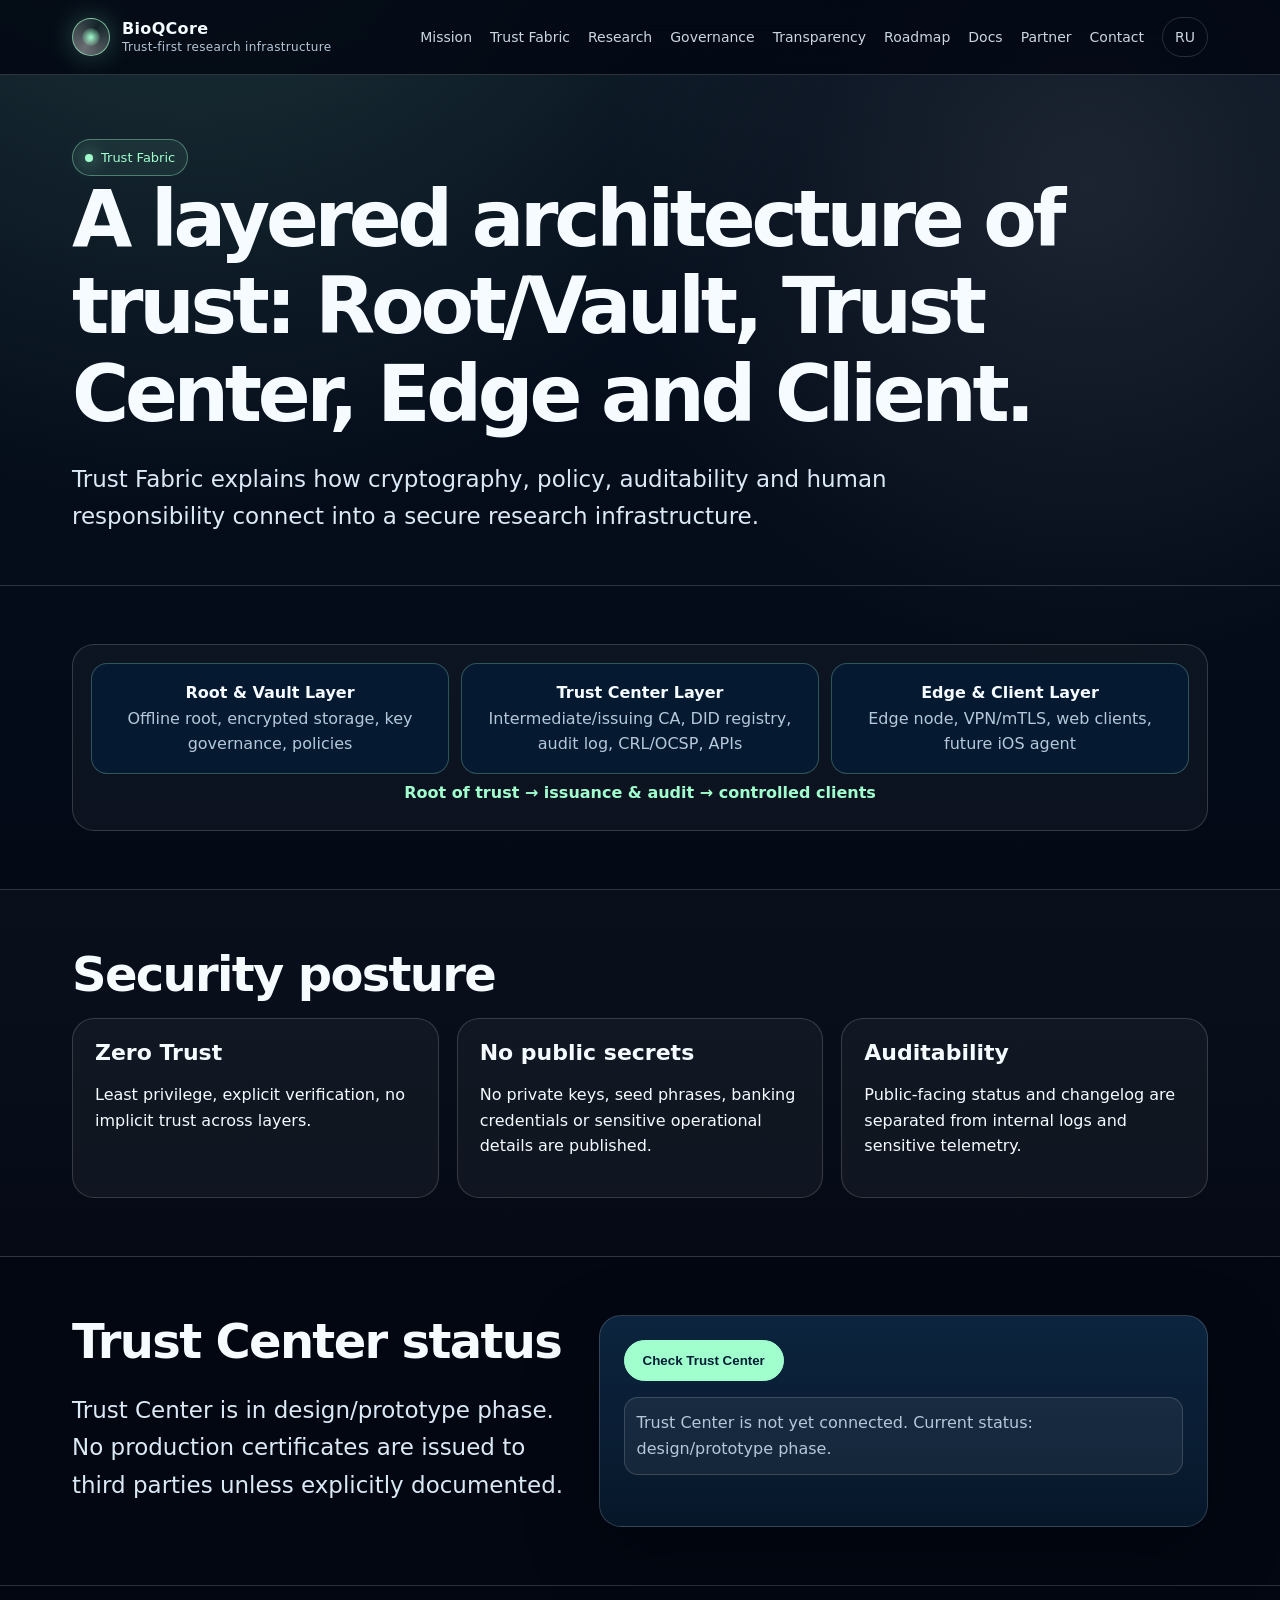
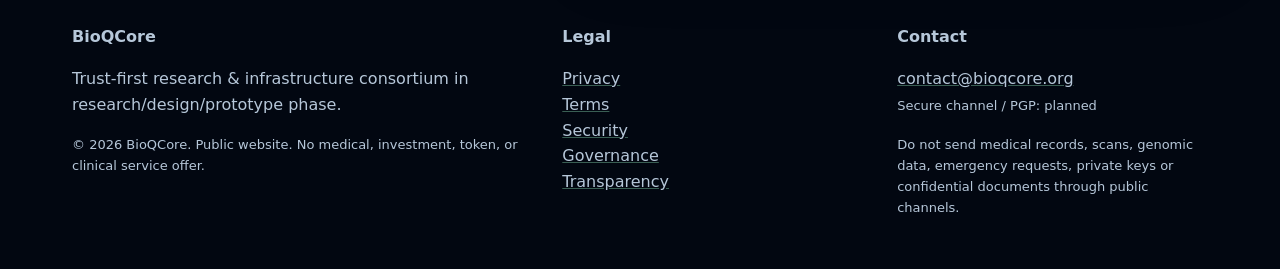
<file: trust-fabric.html>
<!doctype html><html lang="en"><head><meta charset="utf-8"><meta name="viewport" content="width=device-width, initial-scale=1"><title>Trust Fabric — BioQCore</title><meta name="description" content="Overview of the BioQCore Trust Fabric: Root/Vault, Trust Center, Edge and Client layers in research and prototype development."><meta property="og:title" content="Trust Fabric — BioQCore"><meta property="og:description" content="Overview of the BioQCore Trust Fabric: Root/Vault, Trust Center, Edge and Client layers in research and prototype development."><meta property="og:type" content="website"><meta property="og:url" content="https://bioqcore.org/trust-fabric.html"><link rel="canonical" href="https://bioqcore.org/trust-fabric.html"><link rel="stylesheet" href="src/css/main.css"><link rel="icon" href="images/favicon.ico"></head><body><a class="skip" href="#main">Skip to content</a><div class="topbar"><div class="container header"><a class="brand" href="index.html" aria-label="BioQCore Home"><span class="brand-mark" aria-hidden="true"></span><span>BioQCore<small>Trust-first research infrastructure</small></span></a><nav class="nav" aria-label="Main navigation"><a href="mission.html" class="">Mission</a><a href="trust-fabric.html" class="active">Trust Fabric</a><a href="research.html" class="">Research</a><a href="governance.html" class="">Governance</a><a href="transparency.html" class="">Transparency</a><a href="roadmap.html" class="">Roadmap</a><a href="docs.html" class="">Docs</a><a href="partner.html" class="">Partner</a><a href="contact.html" class="">Contact</a><a class="pill" href="index.ru.html">RU</a></nav></div></div><main id="main"><section class="page-title"><div class="container"><span class="eyebrow"><span class="dot"></span>Trust Fabric</span><h1>A layered architecture of trust: Root/Vault, Trust Center, Edge and Client.</h1><p class="lead">Trust Fabric explains how cryptography, policy, auditability and human responsibility connect into a secure research infrastructure.</p></div></section>
<section class="section"><div class="container"><div class="diagram"><div class="diagram-grid"><div class="node"><strong>Root &amp; Vault Layer</strong><br><span class="muted">Offline root, encrypted storage, key governance, policies</span></div><div class="node"><strong>Trust Center Layer</strong><br><span class="muted">Intermediate/issuing CA, DID registry, audit log, CRL/OCSP, APIs</span></div><div class="node"><strong>Edge &amp; Client Layer</strong><br><span class="muted">Edge node, VPN/mTLS, web clients, future iOS agent</span></div></div><div class="arrow">Root of trust → issuance &amp; audit → controlled clients</div></div></div></section>
<section class="section alt"><div class="container"><h2>Security posture</h2><div class="grid grid-3"><div class="card"><h3>Zero Trust</h3><p>Least privilege, explicit verification, no implicit trust across layers.</p></div><div class="card"><h3>No public secrets</h3><p>No private keys, seed phrases, banking credentials or sensitive operational details are published.</p></div><div class="card"><h3>Auditability</h3><p>Public-facing status and changelog are separated from internal logs and sensitive telemetry.</p></div></div></div></section>
<section class="section"><div class="container split"><div><h2>Trust Center status</h2><p class="lead">Trust Center is in design/prototype phase. No production certificates are issued to third parties unless explicitly documented.</p></div><aside class="panel"><button id="check-trust-center" class="btn primary" type="button">Check Trust Center</button><p id="trust-center-status" class="notice">Trust Center is not yet connected. Current status: design/prototype phase.</p></aside></div></section>
</main><footer class="footer"><div class="container footer-grid"><div><strong>BioQCore</strong><p>Trust-first research &amp; infrastructure consortium in research/design/prototype phase.</p><p class="small">© <span id="year">2026</span> BioQCore. Public website. No medical, investment, token, or clinical service offer.</p></div><div><strong>Legal</strong><p><a href="privacy.html">Privacy</a><br><a href="terms.html">Terms</a><br><a href="security.html">Security</a><br><a href="governance.html">Governance</a><br><a href="transparency.html">Transparency</a></p></div><div><strong>Contact</strong><p><a href="mailto:contact@bioqcore.org">contact@bioqcore.org</a><br><span class="small">Secure channel / PGP: planned</span></p><p class="small">Do not send medical records, scans, genomic data, emergency requests, private keys or confidential documents through public channels.</p></div></div></footer><script src="src/js/site.js" defer></script></body></html>
</file>
<file: src/css/main.css>
:root{
  --bg:#06101f; --bg2:#08192d; --panel:#0b2138; --panel2:#0f2b49; --ink:#f5fbff; --muted:#b6c7d9;
  --line:rgba(192,192,192,.22); --green:#A1FFCE; --silver:#C0C0C0; --blue:#002040; --warning:#ffd166;
  --danger:#ff7a90; --ok:#7ef0a7; --radius:22px; --shadow:0 24px 70px rgba(0,0,0,.34);
  --max:1180px; --font:Inter, ui-sans-serif, system-ui, -apple-system, BlinkMacSystemFont, "Segoe UI", sans-serif;
}
*{box-sizing:border-box} html{scroll-behavior:smooth} body{margin:0;background:
  radial-gradient(circle at 15% -10%, rgba(161,255,206,.16), transparent 30%),
  radial-gradient(circle at 85% 10%, rgba(192,192,192,.12), transparent 24%),
  linear-gradient(180deg,var(--bg),#020712 70%); color:var(--ink);font-family:var(--font);line-height:1.62}
a{color:inherit;text-decoration:none} a:hover{color:var(--green)}
.container{max-width:var(--max);margin:0 auto;padding:0 22px}.skip{position:absolute;left:-9999px}.skip:focus{left:16px;top:16px;z-index:999;background:var(--green);color:#001b2e;padding:10px 14px;border-radius:10px}.topbar{position:sticky;top:0;z-index:50;border-bottom:1px solid var(--line);background:rgba(2,7,18,.82);backdrop-filter:blur(18px)}
.header{display:flex;align-items:center;justify-content:space-between;gap:18px;min-height:74px}.brand{display:flex;align-items:center;gap:12px;font-weight:800;letter-spacing:.02em}.brand-mark{width:38px;height:38px;border:1px solid rgba(161,255,206,.65);border-radius:50%;background:radial-gradient(circle,var(--green),rgba(161,255,206,.16) 33%,transparent 36%),conic-gradient(from 30deg,rgba(161,255,206,.1),rgba(192,192,192,.55),rgba(161,255,206,.1));box-shadow:0 0 26px rgba(161,255,206,.25)}.brand small{display:block;color:var(--muted);font-weight:500;font-size:12px;margin-top:-4px}.nav{display:flex;align-items:center;gap:18px;flex-wrap:wrap;font-size:14px;color:#dce7f3}.nav a{opacity:.92}.nav .pill{border:1px solid var(--line);border-radius:999px;padding:8px 12px}.lang{display:flex;gap:8px;font-size:12px;color:var(--muted)}
.hero{padding:88px 0 50px}.hero-grid{display:grid;grid-template-columns:minmax(0,1.15fr) minmax(330px,.85fr);gap:34px;align-items:center}.eyebrow{display:inline-flex;gap:8px;align-items:center;border:1px solid rgba(161,255,206,.38);border-radius:999px;color:var(--green);padding:7px 12px;background:rgba(161,255,206,.07);font-size:13px}.dot{width:8px;height:8px;border-radius:50%;background:var(--green);box-shadow:0 0 18px var(--green)}h1,h2,h3{line-height:1.12;margin:0 0 16px}h1{font-size:clamp(42px,7vw,78px);letter-spacing:-.055em}.accent{color:var(--green)}h2{font-size:clamp(30px,4vw,48px);letter-spacing:-.035em}.page-title{padding:64px 0 26px;border-bottom:1px solid var(--line)}h3{font-size:22px}.lead{font-size:clamp(18px,2.2vw,23px);color:#dbe8f6;max-width:930px}.muted{color:var(--muted)}.small{font-size:13px}.actions{display:flex;gap:12px;flex-wrap:wrap;margin-top:28px}.btn{display:inline-flex;align-items:center;justify-content:center;gap:8px;border-radius:999px;padding:12px 18px;font-weight:800;border:1px solid var(--line);transition:.18s}.btn.primary{background:var(--green);color:#001e35;border-color:var(--green)}.btn.ghost{background:rgba(255,255,255,.035)}.btn:hover{transform:translateY(-1px);color:#001e35;background:var(--green)}.panel{border:1px solid var(--line);border-radius:var(--radius);background:linear-gradient(180deg,rgba(15,43,73,.82),rgba(11,33,56,.64));box-shadow:var(--shadow);padding:24px}.status-list{display:grid;gap:10px;margin:18px 0;padding:0;list-style:none}.status-row{display:flex;align-items:center;justify-content:space-between;gap:14px;border:1px solid rgba(255,255,255,.08);border-radius:14px;padding:12px;background:rgba(255,255,255,.035)}.badge{font-size:12px;font-weight:800;border-radius:999px;padding:4px 9px;border:1px solid rgba(255,255,255,.18);white-space:nowrap}.badge.active{background:rgba(126,240,167,.12);color:var(--ok)}.badge.design,.badge.prototype,.badge.lab,.badge.planned{background:rgba(255,209,102,.10);color:var(--warning)}.badge.not{background:rgba(255,122,144,.10);color:#ffb0be}.grid{display:grid;gap:18px}.grid-2{grid-template-columns:repeat(2,minmax(0,1fr))}.grid-3{grid-template-columns:repeat(3,minmax(0,1fr))}.grid-4{grid-template-columns:repeat(4,minmax(0,1fr))}.section{padding:58px 0}.section.alt{background:linear-gradient(180deg,rgba(255,255,255,.025),rgba(255,255,255,.01));border-top:1px solid var(--line);border-bottom:1px solid var(--line)}.card{border:1px solid var(--line);border-radius:var(--radius);background:rgba(255,255,255,.045);padding:22px}.card strong{color:#fff}.card .kicker{color:var(--green);font-size:12px;text-transform:uppercase;letter-spacing:.12em;font-weight:800}.card.warning{border-color:rgba(255,209,102,.35);background:rgba(255,209,102,.08)}.card.danger{border-color:rgba(255,122,144,.35);background:rgba(255,122,144,.08)}.card.green{border-color:rgba(161,255,206,.42);background:rgba(161,255,206,.08)}.split{display:grid;grid-template-columns:minmax(0,.9fr) minmax(0,1.1fr);gap:28px}.list{padding-left:20px}.list li{margin:8px 0}.timeline{position:relative;display:grid;gap:16px}.timeline-item{display:grid;grid-template-columns:160px 1fr;gap:18px;align-items:start}.phase{font-weight:900;color:var(--green)}.table-wrap{overflow:auto;border:1px solid var(--line);border-radius:18px}table{width:100%;border-collapse:collapse;min-width:700px}th,td{padding:13px 14px;border-bottom:1px solid rgba(255,255,255,.08);text-align:left;vertical-align:top}th{color:var(--green);font-size:13px;text-transform:uppercase;letter-spacing:.08em;background:rgba(255,255,255,.035)}.disclaimer{border-left:4px solid var(--green);padding:14px 16px;border-radius:14px;background:rgba(161,255,206,.07);color:#dfefff}.form{display:grid;gap:14px}.field{display:grid;gap:6px}label{font-weight:800;color:#eaf6ff}.input,select,textarea{width:100%;padding:12px 14px;border-radius:14px;border:1px solid rgba(255,255,255,.16);background:rgba(0,0,0,.28);color:var(--ink);font:inherit}textarea{min-height:130px}.check{display:flex;gap:10px;align-items:flex-start;color:#dce7f3}.check input{margin-top:7px}.notice{padding:12px;border-radius:14px;background:rgba(255,255,255,.055);border:1px solid var(--line);color:var(--muted)}.footer{padding:38px 0;border-top:1px solid var(--line);background:#020711;color:var(--muted)}.footer-grid{display:grid;grid-template-columns:1.2fr .8fr .8fr;gap:24px}.footer a{text-decoration:underline;text-decoration-color:rgba(161,255,206,.35)}.doc-list{display:grid;gap:12px}.doc-item{display:flex;justify-content:space-between;gap:16px;align-items:center;border:1px solid var(--line);border-radius:16px;padding:14px;background:rgba(255,255,255,.035)}.mono{font-family:ui-monospace,SFMono-Regular,Menlo,monospace}.diagram{border:1px solid var(--line);border-radius:22px;background:rgba(255,255,255,.04);padding:18px}.diagram-grid{display:grid;grid-template-columns:repeat(3,1fr);gap:12px}.node{text-align:center;border:1px solid rgba(161,255,206,.26);border-radius:16px;padding:16px;background:rgba(0,32,64,.55)}.arrow{text-align:center;color:var(--green);font-weight:900;padding:6px}.sr-only{position:absolute;width:1px;height:1px;overflow:hidden;clip:rect(0,0,0,0)}
@media(max-width:920px){.hero-grid,.split,.footer-grid{grid-template-columns:1fr}.grid-3,.grid-4,.grid-2,.diagram-grid{grid-template-columns:1fr}.timeline-item{grid-template-columns:1fr}.header{align-items:flex-start;flex-direction:column}.nav{gap:10px}.hero{padding-top:54px}h1{font-size:44px}}
@media(max-width:560px){.container{padding:0 16px}.nav{font-size:13px}.section{padding:42px 0}.status-row{align-items:flex-start;flex-direction:column}.actions{flex-direction:column}.btn{width:100%}}
</file>
